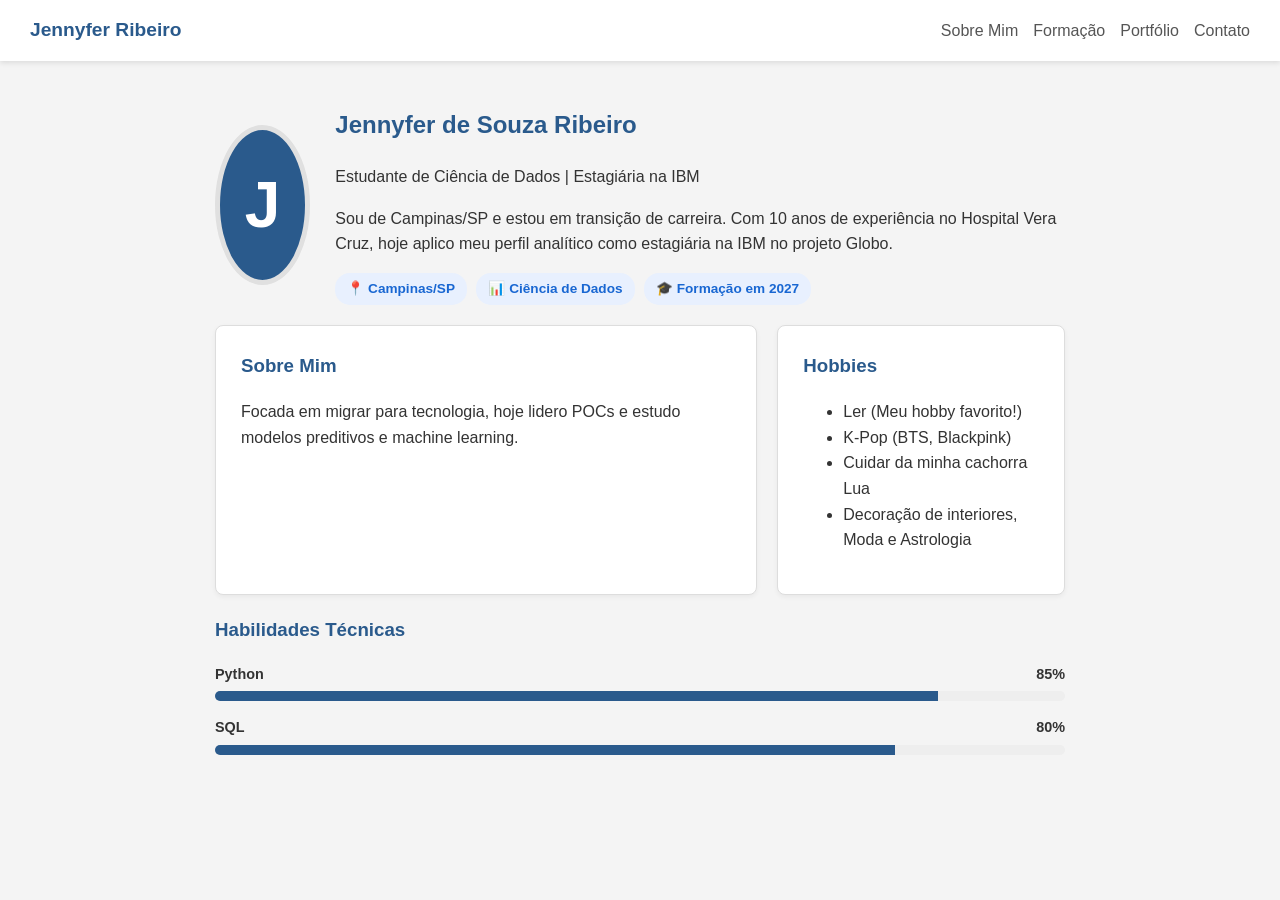
<file: index.html>
<!DOCTYPE html>
<html lang="pt-BR">
<head>
    <meta charset="UTF-8">
    <meta name="viewport" content="width=device-width, initial-scale=1.0">
    <title>Jennyfer Ribeiro | Sobre Mim</title>
    <link rel="stylesheet" href="css/style.css">
</head>
<body>
    <nav>
        <div class="logo">Jennyfer Ribeiro</div>
        <ul class="nav-links">
            <li><a href="index.html">Sobre Mim</a></li>
            <li><a href="formacao.html">Formação</a></li>
            <li><a href="portfolio.html">Portfólio</a></li>
            <li><a href="contato.html">Contato</a></li>
        </ul>
    </nav>
    <main class="container">
        <section class="apresentacao">
            <div class="foto-perfil">J</div>
            <div class="info-topo">
                <h1>Jennyfer de Souza Ribeiro</h1>
                <p class="cargo">Estudante de Ciência de Dados | Estagiária na IBM</p>
                <p>Sou de Campinas/SP e estou em transição de carreira. Com 10 anos de experiência no Hospital Vera Cruz, hoje aplico meu perfil analítico como estagiária na IBM no projeto Globo.</p>
                <div class="badges">
                    <span class="tag">📍 Campinas/SP</span>
                    <span class="tag">📊 Ciência de Dados</span>
                    <span class="tag">🎓 Formação em 2027</span>
                </div>
            </div>
        </section>
        <div class="colunas">
            <div class="bloco">
                <h3>Sobre Mim</h3>
                <p>Focada em migrar para tecnologia, hoje lidero POCs e estudo modelos preditivos e machine learning.</p>
            </div>
            <div class="bloco">
                <h3>Hobbies</h3>
                <ul>
                    <li>Ler (Meu hobby favorito!)</li>
                    <li>K-Pop (BTS, Blackpink)</li>
                    <li>Cuidar da minha cachorra Lua</li>
                    <li>Decoração de interiores, Moda e Astrologia</li>
                </ul>
            </div>
        </div>
        <section class="habilidades-sessao">
            <h3>Habilidades Técnicas</h3>
            <div class="item-skill">
                <div class="skill-nome"><span>Python</span><span>85%</span></div>
                <div class="barra-fundo"><div class="barra-preenchida" style="width: 85%;"></div></div>
            </div>
            <div class="item-skill">
                <div class="skill-nome"><span>SQL</span><span>80%</span></div>
                <div class="barra-fundo"><div class="barra-preenchida" style="width: 80%;"></div></div>
            </div>
        </section>
    </main>
    <script src="js/main.js"></script>
</body>
</html>
</file>
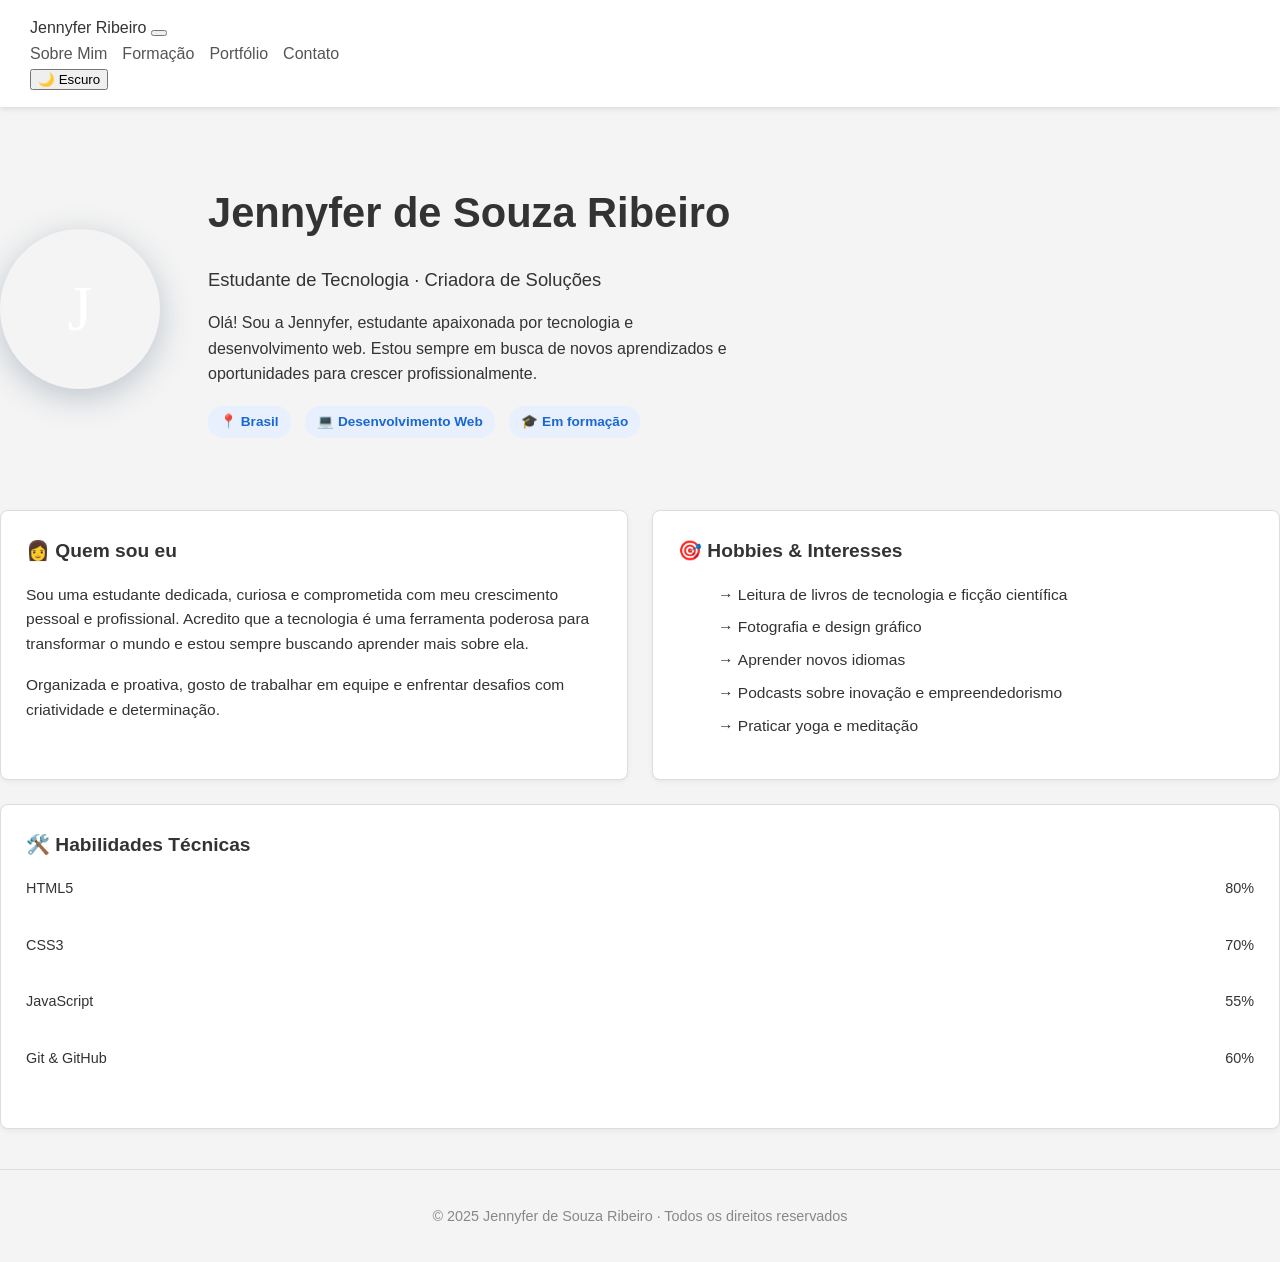
<file: 1index.html>
<!DOCTYPE html>
<html lang="pt-BR">
<head>
  <meta charset="UTF-8" />
  <meta name="viewport" content="width=device-width, initial-scale=1.0" />
  <title>Jennyfer Ribeiro | Sobre Mim</title>
  <!-- Folha de estilos global -->
  <link rel="stylesheet" href="css/style.css" />
  <!-- Estilos específicos desta página -->
  <style>
    /* === HERO - Seção de apresentação === */
    .hero {
      display: flex;
      align-items: center;
      gap: 3rem;
      padding: 3rem 0 2rem;
      flex-wrap: wrap;
    }

    /* Avatar com inicial do nome */
    .hero-avatar {
      width: 160px;
      height: 160px;
      border-radius: 50%;
      background: linear-gradient(135deg, var(--cor-primaria), #2a5a8c);
      display: flex;
      align-items: center;
      justify-content: center;
      font-family: 'Playfair Display', serif;
      font-size: 4rem;
      color: #fff;
      flex-shrink: 0;
      box-shadow: 0 8px 32px rgba(26, 58, 92, 0.25);
      border: 4px solid var(--cor-secundaria);
    }

    .hero-info h1 {
      font-size: 2.6rem;
      color: var(--cor-primaria);
      margin-bottom: 0.3rem;
    }

    .hero-info .subtitulo {
      font-size: 1.15rem;
      color: var(--cor-secundaria);
      font-weight: 500;
      margin-bottom: 1rem;
    }

    .hero-info p {
      color: var(--cor-texto-suave);
      max-width: 520px;
      font-size: 1rem;
    }

    /* Badges de localização e área */
    .hero-badges {
      display: flex;
      gap: 0.6rem;
      flex-wrap: wrap;
      margin-top: 1.2rem;
    }

    /* === GRADE DE CARDS: Sobre / Hobbies === */
    .grade-2 {
      display: grid;
      grid-template-columns: 1fr 1fr;
      gap: 1.5rem;
      margin-top: 2.5rem;
    }

    .card h3 {
      color: var(--cor-primaria);
      font-size: 1.2rem;
      margin-bottom: 1rem;
      display: flex;
      align-items: center;
      gap: 0.5rem;
    }

    .card p, .card ul {
      color: var(--cor-texto-suave);
      font-size: 0.97rem;
    }

    .card ul {
      list-style: none;
      display: flex;
      flex-direction: column;
      gap: 0.5rem;
    }

    .card ul li::before {
      content: '→ ';
      color: var(--cor-secundaria);
      font-weight: 700;
    }

    /* === BARRA DE HABILIDADES === */
    .habilidades {
      margin-top: 2.5rem;
    }

    .skill-item {
      margin-bottom: 1.2rem;
    }

    .skill-label {
      display: flex;
      justify-content: space-between;
      font-size: 0.9rem;
      margin-bottom: 0.4rem;
      color: var(--cor-texto);
    }

    .skill-barra {
      height: 8px;
      background-color: var(--cor-borda);
      border-radius: 4px;
      overflow: hidden;
    }

    /* Animação da barra ao carregar */
    .skill-progresso {
      height: 100%;
      background: linear-gradient(90deg, var(--cor-primaria), var(--cor-secundaria));
      border-radius: 4px;
      width: 0;
      transition: width 1.2s ease;
    }

    @media (max-width: 768px) {
      .hero { flex-direction: column; text-align: center; }
      .hero-badges { justify-content: center; }
      .grade-2 { grid-template-columns: 1fr; }
      .hero-info h1 { font-size: 2rem; }
    }
  </style>
</head>
<body>

  <!-- ============================================
       NAVEGAÇÃO PRINCIPAL (compartilhada em todas as páginas)
       ============================================ -->
  <nav aria-label="Navegação principal">
    <div class="nav-container">
      <span class="nav-logo">Jennyfer Ribeiro</span>

      <!-- Menu hambúrguer para mobile -->
      <button class="nav-toggle" aria-label="Abrir menu" aria-expanded="false">
        <span></span><span></span><span></span>
      </button>

      <!-- Links de navegação -->
      <ul class="nav-links" role="list">
        <li><a href="index.html">Sobre Mim</a></li>
        <li><a href="formacao.html">Formação</a></li>
        <li><a href="portfolio.html">Portfólio</a></li>
        <li><a href="contato.html">Contato</a></li>
      </ul>

      <!-- Botão de alternância de tema -->
      <button id="btn-tema" aria-label="Alternar tema">🌙 Escuro</button>
    </div>
  </nav>

  <!-- ============================================
       CONTEÚDO PRINCIPAL
       ============================================ -->
  <main>

    <!-- Hero: apresentação rápida -->
    <section class="hero" aria-label="Apresentação">
      <div class="hero-avatar" aria-hidden="true">J</div>
      <div class="hero-info">
        <h1>Jennyfer de Souza Ribeiro</h1>
        <p class="subtitulo">Estudante de Tecnologia · Criadora de Soluções</p>
        <p>Olá! Sou a Jennyfer, estudante apaixonada por tecnologia e desenvolvimento web. Estou sempre em busca de novos aprendizados e oportunidades para crescer profissionalmente.</p>
        <div class="hero-badges">
          <span class="tag">📍 Brasil</span>
          <span class="tag">💻 Desenvolvimento Web</span>
          <span class="tag">🎓 Em formação</span>
        </div>
      </div>
    </section>

    <!-- Cards: sobre mim e hobbies -->
    <div class="grade-2">

      <!-- Card: Quem sou eu -->
      <div class="card">
        <h3>👩 Quem sou eu</h3>
        <p>
          Sou uma estudante dedicada, curiosa e comprometida com meu crescimento pessoal e profissional. Acredito que a tecnologia é uma ferramenta poderosa para transformar o mundo e estou sempre buscando aprender mais sobre ela.
        </p>
        <p style="margin-top:1rem;">
          Organizada e proativa, gosto de trabalhar em equipe e enfrentar desafios com criatividade e determinação.
        </p>
      </div>

      <!-- Card: Hobbies e interesses -->
      <div class="card">
        <h3>🎯 Hobbies &amp; Interesses</h3>
        <ul>
          <li>Leitura de livros de tecnologia e ficção científica</li>
          <li>Fotografia e design gráfico</li>
          <li>Aprender novos idiomas</li>
          <li>Podcasts sobre inovação e empreendedorismo</li>
          <li>Praticar yoga e meditação</li>
        </ul>
      </div>

    </div>

    <!-- Seção de habilidades com barras animadas -->
    <section class="card habilidades" style="margin-top:1.5rem;" aria-label="Habilidades">
      <h3>🛠️ Habilidades Técnicas</h3>

      <div class="skill-item">
        <div class="skill-label"><span>HTML5</span><span>80%</span></div>
        <div class="skill-barra"><div class="skill-progresso" data-largura="80"></div></div>
      </div>

      <div class="skill-item">
        <div class="skill-label"><span>CSS3</span><span>70%</span></div>
        <div class="skill-barra"><div class="skill-progresso" data-largura="70"></div></div>
      </div>

      <div class="skill-item">
        <div class="skill-label"><span>JavaScript</span><span>55%</span></div>
        <div class="skill-barra"><div class="skill-progresso" data-largura="55"></div></div>
      </div>

      <div class="skill-item">
        <div class="skill-label"><span>Git &amp; GitHub</span><span>60%</span></div>
        <div class="skill-barra"><div class="skill-progresso" data-largura="60"></div></div>
      </div>
    </section>

  </main>

  <!-- ============================================
       RODAPÉ
       ============================================ -->
  <footer>
    <p>&copy; 2025 Jennyfer de Souza Ribeiro · Todos os direitos reservados</p>
  </footer>

  <!-- Script compartilhado: tema, menu, link ativo -->
  <script src="js/main.js"></script>

  <script>
    // ============================================
    // ANIMAÇÃO DAS BARRAS DE HABILIDADE
    // Inicia a animação após o carregamento da página
    // ============================================
    window.addEventListener('load', function () {
      document.querySelectorAll('.skill-progresso').forEach(function (barra) {
        var largura = barra.getAttribute('data-largura');
        // Pequeno delay para a animação ser perceptível
        setTimeout(function () {
          barra.style.width = largura + '%';
        }, 300);
      });
    });
  </script>

</body>
</html>
</file>
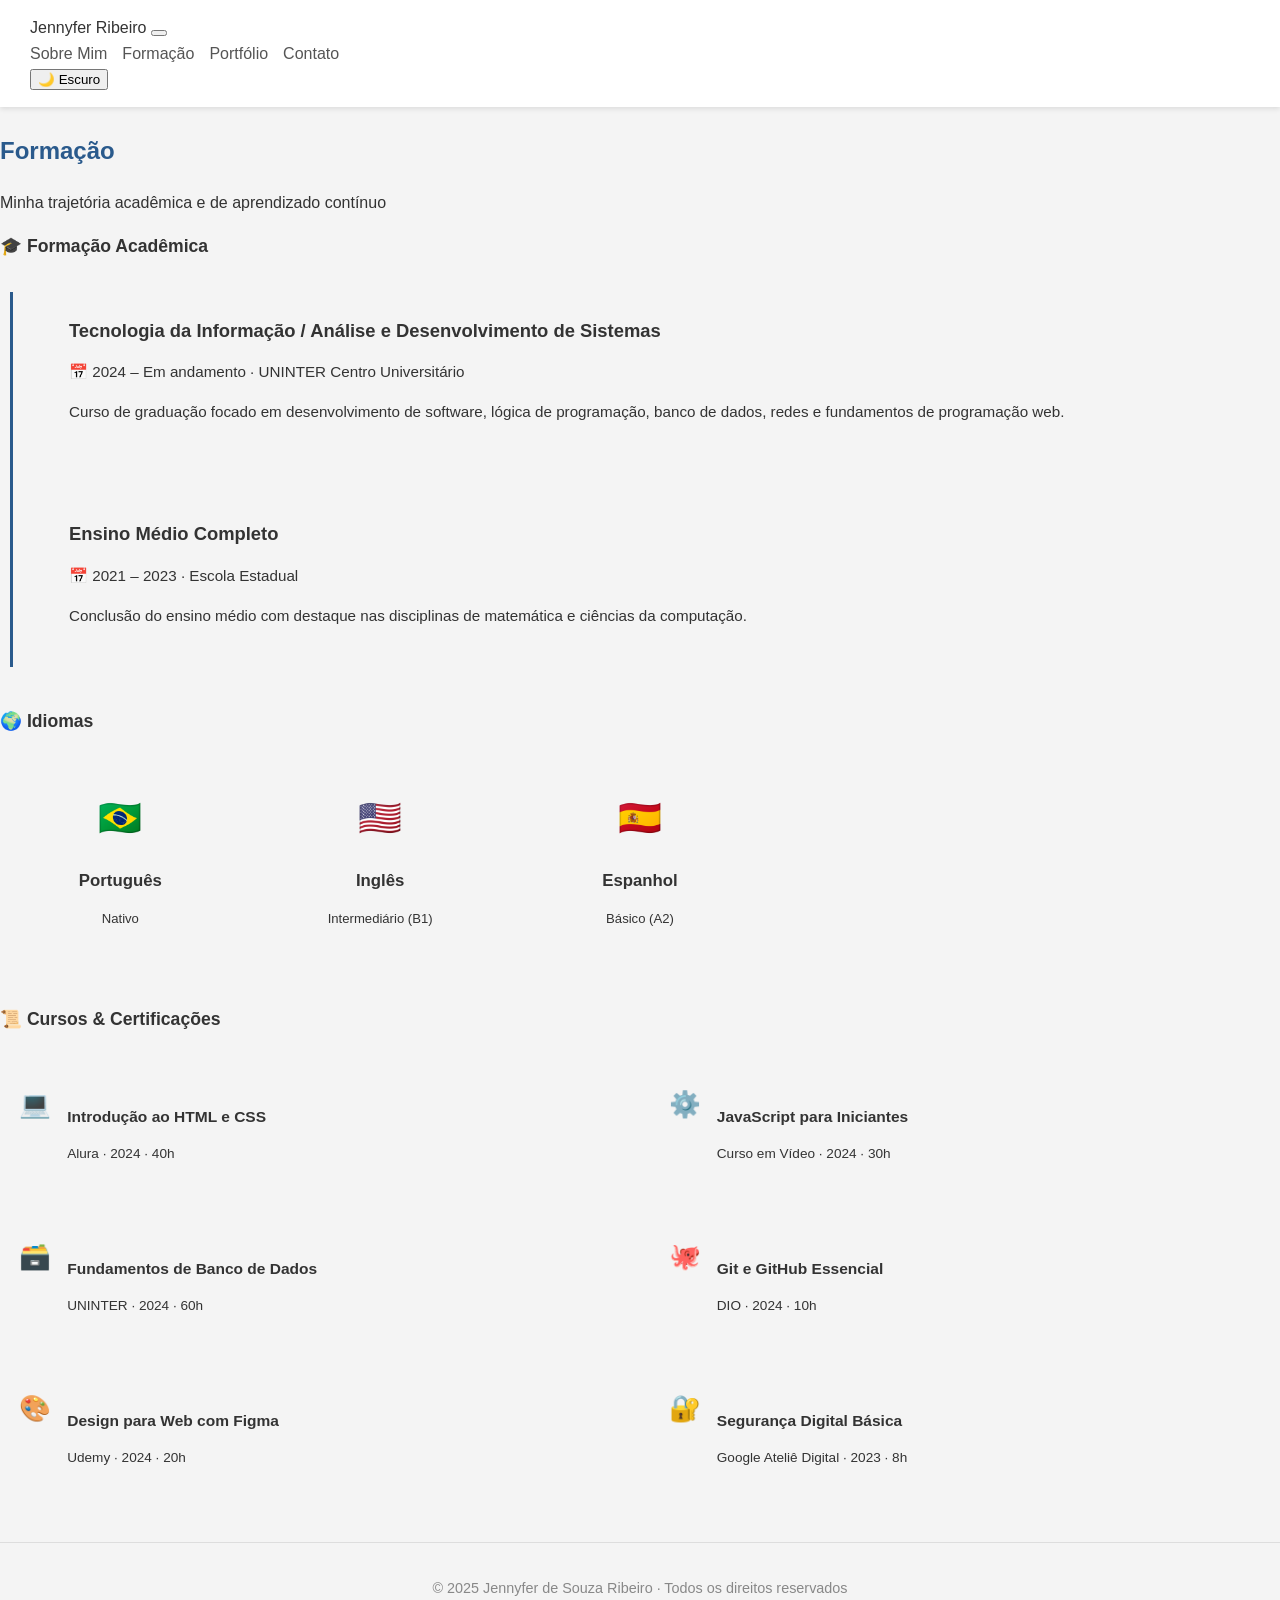
<file: 2formacao.html>
<!DOCTYPE html>
<html lang="pt-BR">
<head>
  <meta charset="UTF-8" />
  <meta name="viewport" content="width=device-width, initial-scale=1.0" />
  <title>Jennyfer Ribeiro | Formação</title>
  <link rel="stylesheet" href="css/style.css" />
  <style>
    /* === LINHA DO TEMPO DE FORMAÇÃO === */
    .timeline {
      position: relative;
      padding-left: 2rem;
      margin-top: 2rem;
    }

    /* Linha vertical à esquerda */
    .timeline::before {
      content: '';
      position: absolute;
      left: 0;
      top: 0;
      bottom: 0;
      width: 3px;
      background: linear-gradient(to bottom, var(--cor-primaria), var(--cor-secundaria));
      border-radius: 3px;
    }

    /* Cada item da timeline */
    .timeline-item {
      position: relative;
      margin-bottom: 2rem;
      background-color: var(--cor-fundo-card);
      border: 1px solid var(--cor-borda);
      border-radius: var(--raio);
      padding: 1.5rem;
      box-shadow: var(--sombra);
      transition: box-shadow var(--transicao), transform var(--transicao), background-color var(--transicao);
    }

    .timeline-item:hover {
      box-shadow: var(--sombra-hover);
      transform: translateX(4px);
    }

    /* Ponto na linha do tempo */
    .timeline-item::before {
      content: '';
      position: absolute;
      left: -2.4rem;
      top: 1.5rem;
      width: 14px;
      height: 14px;
      border-radius: 50%;
      background-color: var(--cor-secundaria);
      border: 3px solid var(--cor-primaria);
    }

    .timeline-item h3 {
      color: var(--cor-primaria);
      font-size: 1.15rem;
      margin-bottom: 0.3rem;
    }

    .timeline-periodo {
      font-size: 0.85rem;
      color: var(--cor-secundaria);
      font-weight: 500;
      margin-bottom: 0.5rem;
    }

    .timeline-item p {
      color: var(--cor-texto-suave);
      font-size: 0.95rem;
    }

    /* === GRADE DE IDIOMAS === */
    .grade-idiomas {
      display: grid;
      grid-template-columns: repeat(auto-fill, minmax(200px, 1fr));
      gap: 1.2rem;
      margin-top: 2rem;
    }

    .idioma-card {
      background-color: var(--cor-fundo-card);
      border: 1px solid var(--cor-borda);
      border-radius: var(--raio);
      padding: 1.4rem;
      text-align: center;
      box-shadow: var(--sombra);
      transition: box-shadow var(--transicao), transform var(--transicao), background-color var(--transicao);
    }

    .idioma-card:hover {
      box-shadow: var(--sombra-hover);
      transform: translateY(-4px);
    }

    .idioma-emoji {
      font-size: 2.2rem;
      margin-bottom: 0.6rem;
    }

    .idioma-card h4 {
      color: var(--cor-primaria);
      font-size: 1.05rem;
      margin-bottom: 0.3rem;
    }

    .idioma-nivel {
      font-size: 0.82rem;
      color: var(--cor-texto-suave);
    }

    /* === CURSOS EXTRAS === */
    .grade-cursos {
      display: grid;
      grid-template-columns: 1fr 1fr;
      gap: 1.2rem;
      margin-top: 2rem;
    }

    .curso-item {
      display: flex;
      align-items: flex-start;
      gap: 1rem;
      background-color: var(--cor-fundo-card);
      border: 1px solid var(--cor-borda);
      border-radius: var(--raio);
      padding: 1.2rem;
      box-shadow: var(--sombra);
      transition: box-shadow var(--transicao), background-color var(--transicao);
    }

    .curso-item:hover {
      box-shadow: var(--sombra-hover);
    }

    .curso-icone {
      font-size: 1.6rem;
      flex-shrink: 0;
    }

    .curso-item h4 {
      color: var(--cor-primaria);
      font-size: 0.97rem;
      margin-bottom: 0.2rem;
    }

    .curso-item p {
      font-size: 0.85rem;
      color: var(--cor-texto-suave);
    }

    @media (max-width: 768px) {
      .grade-cursos { grid-template-columns: 1fr; }
    }
  </style>
</head>
<body>

  <!-- ============================================
       NAVEGAÇÃO PRINCIPAL
       ============================================ -->
  <nav aria-label="Navegação principal">
    <div class="nav-container">
      <span class="nav-logo">Jennyfer Ribeiro</span>
      <button class="nav-toggle" aria-label="Abrir menu" aria-expanded="false">
        <span></span><span></span><span></span>
      </button>
      <ul class="nav-links" role="list">
        <li><a href="index.html">Sobre Mim</a></li>
        <li><a href="formacao.html">Formação</a></li>
        <li><a href="portfolio.html">Portfólio</a></li>
        <li><a href="contato.html">Contato</a></li>
      </ul>
      <button id="btn-tema" aria-label="Alternar tema">🌙 Escuro</button>
    </div>
  </nav>

  <!-- ============================================
       CONTEÚDO PRINCIPAL
       ============================================ -->
  <main>

    <!-- Cabeçalho da seção -->
    <h2 class="secao-titulo">Formação</h2>
    <p class="secao-subtitulo">Minha trajetória acadêmica e de aprendizado contínuo</p>

    <!-- ===  FORMAÇÃO ACADÊMICA === -->
    <h3 style="color: var(--cor-primaria); font-size:1.1rem; margin-bottom:0.5rem;">🎓 Formação Acadêmica</h3>

    <div class="timeline">

      <!-- Item 1: Graduação atual -->
      <div class="timeline-item">
        <h3>Tecnologia da Informação / Análise e Desenvolvimento de Sistemas</h3>
        <p class="timeline-periodo">📅 2024 – Em andamento · UNINTER Centro Universitário</p>
        <p>Curso de graduação focado em desenvolvimento de software, lógica de programação, banco de dados, redes e fundamentos de programação web.</p>
      </div>

      <!-- Item 2: Ensino médio -->
      <div class="timeline-item">
        <h3>Ensino Médio Completo</h3>
        <p class="timeline-periodo">📅 2021 – 2023 · Escola Estadual</p>
        <p>Conclusão do ensino médio com destaque nas disciplinas de matemática e ciências da computação.</p>
      </div>

    </div>

    <!-- === IDIOMAS === -->
    <h3 style="color: var(--cor-primaria); font-size:1.1rem; margin-top:2.5rem; margin-bottom:0.5rem;">🌍 Idiomas</h3>

    <div class="grade-idiomas">
      <div class="idioma-card">
        <div class="idioma-emoji">🇧🇷</div>
        <h4>Português</h4>
        <p class="idioma-nivel">Nativo</p>
      </div>
      <div class="idioma-card">
        <div class="idioma-emoji">🇺🇸</div>
        <h4>Inglês</h4>
        <p class="idioma-nivel">Intermediário (B1)</p>
      </div>
      <div class="idioma-card">
        <div class="idioma-emoji">🇪🇸</div>
        <h4>Espanhol</h4>
        <p class="idioma-nivel">Básico (A2)</p>
      </div>
    </div>

    <!-- === CURSOS E CERTIFICAÇÕES === -->
    <h3 style="color: var(--cor-primaria); font-size:1.1rem; margin-top:2.5rem; margin-bottom:0.5rem;">📜 Cursos &amp; Certificações</h3>

    <div class="grade-cursos">

      <div class="curso-item">
        <span class="curso-icone">💻</span>
        <div>
          <h4>Introdução ao HTML e CSS</h4>
          <p>Alura · 2024 · 40h</p>
        </div>
      </div>

      <div class="curso-item">
        <span class="curso-icone">⚙️</span>
        <div>
          <h4>JavaScript para Iniciantes</h4>
          <p>Curso em Vídeo · 2024 · 30h</p>
        </div>
      </div>

      <div class="curso-item">
        <span class="curso-icone">🗃️</span>
        <div>
          <h4>Fundamentos de Banco de Dados</h4>
          <p>UNINTER · 2024 · 60h</p>
        </div>
      </div>

      <div class="curso-item">
        <span class="curso-icone">🐙</span>
        <div>
          <h4>Git e GitHub Essencial</h4>
          <p>DIO · 2024 · 10h</p>
        </div>
      </div>

      <div class="curso-item">
        <span class="curso-icone">🎨</span>
        <div>
          <h4>Design para Web com Figma</h4>
          <p>Udemy · 2024 · 20h</p>
        </div>
      </div>

      <div class="curso-item">
        <span class="curso-icone">🔐</span>
        <div>
          <h4>Segurança Digital Básica</h4>
          <p>Google Ateliê Digital · 2023 · 8h</p>
        </div>
      </div>

    </div>

  </main>

  <!-- ============================================
       RODAPÉ
       ============================================ -->
  <footer>
    <p>&copy; 2025 Jennyfer de Souza Ribeiro · Todos os direitos reservados</p>
  </footer>

  <!-- Script compartilhado -->
  <script src="js/main.js"></script>

</body>
</html>
</file>
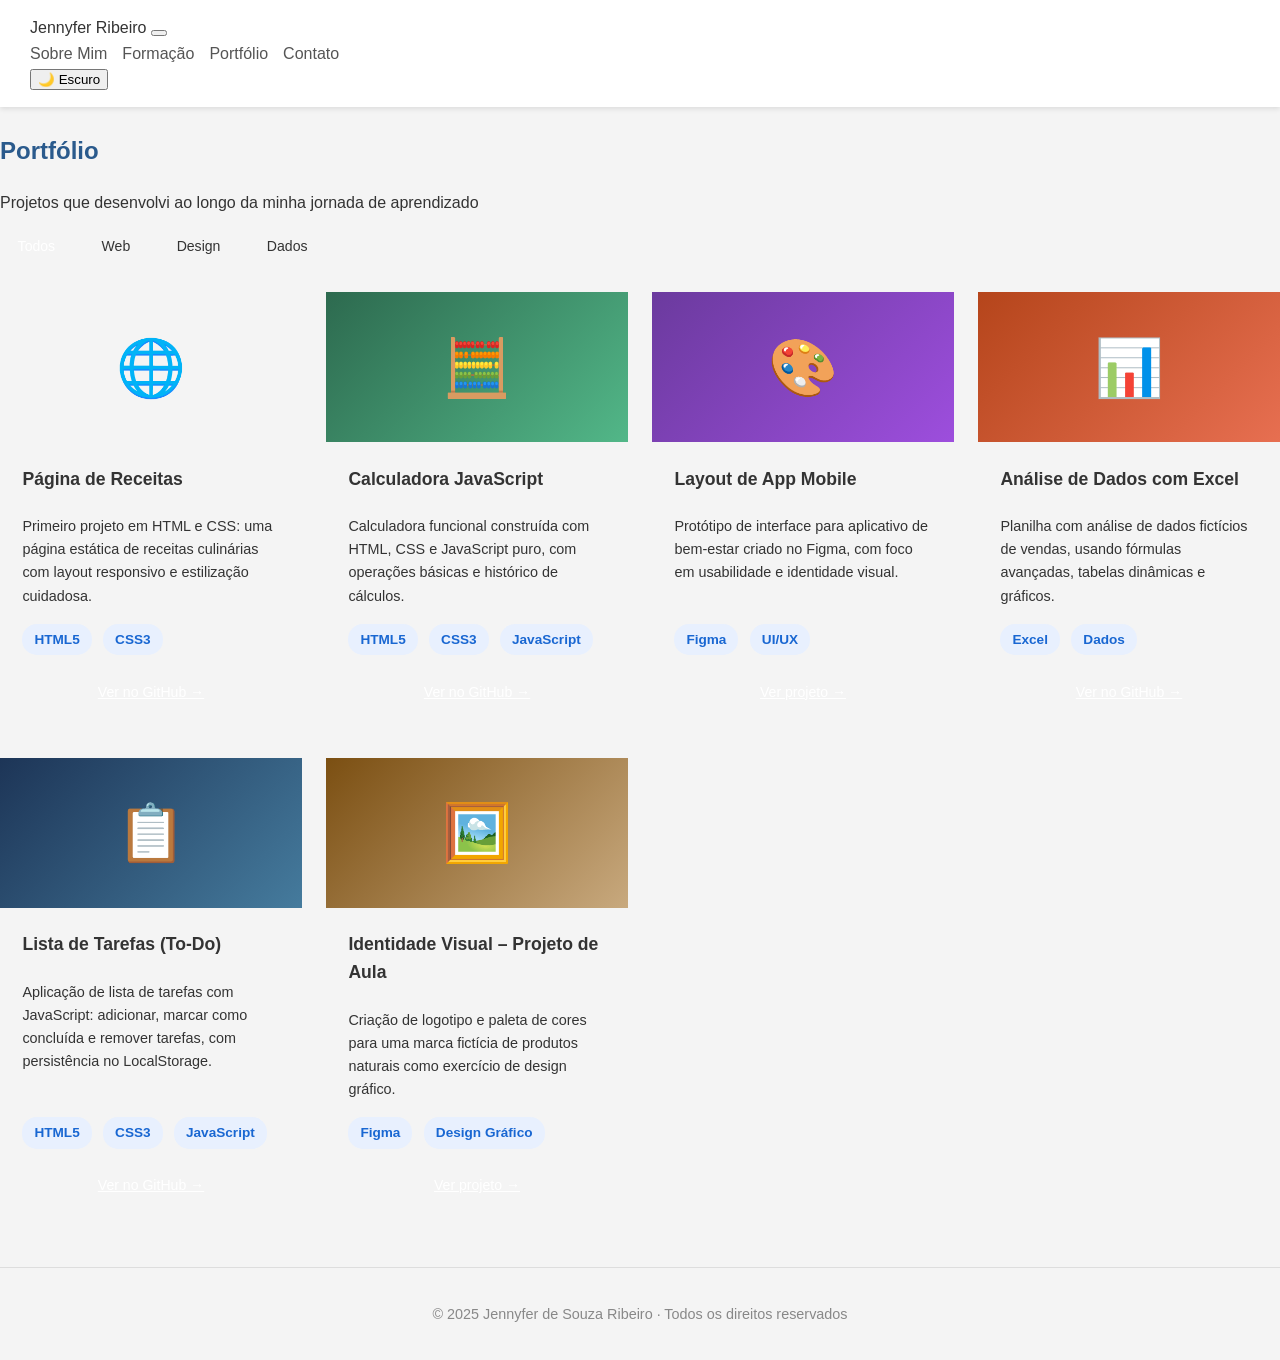
<file: 3portfolio.html>
<!DOCTYPE html>
<html lang="pt-BR">
<head>
  <meta charset="UTF-8" />
  <meta name="viewport" content="width=device-width, initial-scale=1.0" />
  <title>Jennyfer Ribeiro | Portfólio</title>
  <link rel="stylesheet" href="css/style.css" />
  <style>
    /* === FILTROS DE CATEGORIA === */
    .filtros {
      display: flex;
      gap: 0.7rem;
      flex-wrap: wrap;
      margin-bottom: 2rem;
    }

    /* Botão de filtro */
    .btn-filtro {
      padding: 0.4rem 1.1rem;
      border-radius: 20px;
      border: 1.5px solid var(--cor-borda);
      background: var(--cor-fundo-card);
      color: var(--cor-texto);
      font-family: 'DM Sans', sans-serif;
      font-size: 0.88rem;
      cursor: pointer;
      transition: all 0.25s ease;
    }

    .btn-filtro:hover,
    .btn-filtro.ativo {
      background-color: var(--cor-primaria);
      color: #fff;
      border-color: var(--cor-primaria);
    }

    /* === GRADE DE PROJETOS === */
    .grade-projetos {
      display: grid;
      grid-template-columns: repeat(auto-fill, minmax(300px, 1fr));
      gap: 1.5rem;
    }

    /* Card de projeto */
    .projeto-card {
      background-color: var(--cor-fundo-card);
      border: 1px solid var(--cor-borda);
      border-radius: var(--raio);
      overflow: hidden;
      box-shadow: var(--sombra);
      transition: box-shadow var(--transicao), transform var(--transicao), background-color var(--transicao);
      display: flex;
      flex-direction: column;
    }

    .projeto-card:hover {
      box-shadow: var(--sombra-hover);
      transform: translateY(-5px);
    }

    /* Imagem/ícone do projeto */
    .projeto-thumb {
      height: 150px;
      display: flex;
      align-items: center;
      justify-content: center;
      font-size: 3.5rem;
      background: linear-gradient(135deg, var(--cor-primaria) 0%, #2a5a8c 100%);
    }

    /* Cards com cores variadas para diferenciar */
    .projeto-card:nth-child(2) .projeto-thumb {
      background: linear-gradient(135deg, #2d6a4f, #52b788);
    }

    .projeto-card:nth-child(3) .projeto-thumb {
      background: linear-gradient(135deg, #6b3a9e, #9d4edd);
    }

    .projeto-card:nth-child(4) .projeto-thumb {
      background: linear-gradient(135deg, #b5451b, #e76f51);
    }

    .projeto-card:nth-child(5) .projeto-thumb {
      background: linear-gradient(135deg, #1d3557, #457b9d);
    }

    .projeto-card:nth-child(6) .projeto-thumb {
      background: linear-gradient(135deg, #7b4f12, #c8a97e);
    }

    /* Corpo do card */
    .projeto-corpo {
      padding: 1.4rem;
      display: flex;
      flex-direction: column;
      flex: 1;
    }

    .projeto-corpo h3 {
      color: var(--cor-primaria);
      font-size: 1.1rem;
      margin-bottom: 0.5rem;
    }

    .projeto-corpo p {
      color: var(--cor-texto-suave);
      font-size: 0.9rem;
      flex: 1;
      margin-bottom: 1rem;
    }

    /* Tags de tecnologia */
    .projeto-tags {
      display: flex;
      flex-wrap: wrap;
      gap: 0.4rem;
      margin-bottom: 1.1rem;
    }

    /* Botão de link do projeto */
    .btn-projeto {
      display: inline-block;
      padding: 0.5rem 1.2rem;
      background-color: var(--cor-primaria);
      color: #fff !important;
      border-radius: 6px;
      font-size: 0.88rem;
      font-weight: 500;
      text-align: center;
      transition: background-color var(--transicao), transform var(--transicao);
    }

    .btn-projeto:hover {
      background-color: var(--cor-secundaria);
      color: #1a3a5c !important;
      transform: scale(1.03);
    }

    /* Oculta cards que não correspondem ao filtro ativo */
    .projeto-card.oculto {
      display: none;
    }

    /* === MENSAGEM SEM RESULTADOS === */
    #sem-resultados {
      text-align: center;
      color: var(--cor-texto-suave);
      padding: 3rem;
      display: none;
    }

    @media (max-width: 600px) {
      .grade-projetos { grid-template-columns: 1fr; }
    }
  </style>
</head>
<body>

  <!-- ============================================
       NAVEGAÇÃO PRINCIPAL
       ============================================ -->
  <nav aria-label="Navegação principal">
    <div class="nav-container">
      <span class="nav-logo">Jennyfer Ribeiro</span>
      <button class="nav-toggle" aria-label="Abrir menu" aria-expanded="false">
        <span></span><span></span><span></span>
      </button>
      <ul class="nav-links" role="list">
        <li><a href="index.html">Sobre Mim</a></li>
        <li><a href="formacao.html">Formação</a></li>
        <li><a href="portfolio.html">Portfólio</a></li>
        <li><a href="contato.html">Contato</a></li>
      </ul>
      <button id="btn-tema" aria-label="Alternar tema">🌙 Escuro</button>
    </div>
  </nav>

  <!-- ============================================
       CONTEÚDO PRINCIPAL
       ============================================ -->
  <main>

    <h2 class="secao-titulo">Portfólio</h2>
    <p class="secao-subtitulo">Projetos que desenvolvi ao longo da minha jornada de aprendizado</p>

    <!-- Filtros por categoria -->
    <div class="filtros" role="group" aria-label="Filtrar projetos">
      <button class="btn-filtro ativo" data-filtro="todos">Todos</button>
      <button class="btn-filtro" data-filtro="web">Web</button>
      <button class="btn-filtro" data-filtro="design">Design</button>
      <button class="btn-filtro" data-filtro="dados">Dados</button>
    </div>

    <!-- Grade de projetos -->
    <div class="grade-projetos" id="grade-projetos">

      <!-- Projeto 1: HTML/CSS -->
      <article class="projeto-card" data-categoria="web">
        <div class="projeto-thumb">🌐</div>
        <div class="projeto-corpo">
          <h3>Página de Receitas</h3>
          <p>Primeiro projeto em HTML e CSS: uma página estática de receitas culinárias com layout responsivo e estilização cuidadosa.</p>
          <div class="projeto-tags">
            <span class="tag">HTML5</span>
            <span class="tag">CSS3</span>
          </div>
          <a href="https://github.com/jennyferribeiro" target="_blank" rel="noopener noreferrer" class="btn-projeto">Ver no GitHub →</a>
        </div>
      </article>

      <!-- Projeto 2: JavaScript -->
      <article class="projeto-card" data-categoria="web">
        <div class="projeto-thumb">🧮</div>
        <div class="projeto-corpo">
          <h3>Calculadora JavaScript</h3>
          <p>Calculadora funcional construída com HTML, CSS e JavaScript puro, com operações básicas e histórico de cálculos.</p>
          <div class="projeto-tags">
            <span class="tag">HTML5</span>
            <span class="tag">CSS3</span>
            <span class="tag">JavaScript</span>
          </div>
          <a href="https://github.com/jennyferribeiro" target="_blank" rel="noopener noreferrer" class="btn-projeto">Ver no GitHub →</a>
        </div>
      </article>

      <!-- Projeto 3: Design -->
      <article class="projeto-card" data-categoria="design">
        <div class="projeto-thumb">🎨</div>
        <div class="projeto-corpo">
          <h3>Layout de App Mobile</h3>
          <p>Protótipo de interface para aplicativo de bem-estar criado no Figma, com foco em usabilidade e identidade visual.</p>
          <div class="projeto-tags">
            <span class="tag">Figma</span>
            <span class="tag">UI/UX</span>
          </div>
          <a href="https://github.com/jennyferribeiro" target="_blank" rel="noopener noreferrer" class="btn-projeto">Ver projeto →</a>
        </div>
      </article>

      <!-- Projeto 4: Dados -->
      <article class="projeto-card" data-categoria="dados">
        <div class="projeto-thumb">📊</div>
        <div class="projeto-corpo">
          <h3>Análise de Dados com Excel</h3>
          <p>Planilha com análise de dados fictícios de vendas, usando fórmulas avançadas, tabelas dinâmicas e gráficos.</p>
          <div class="projeto-tags">
            <span class="tag">Excel</span>
            <span class="tag">Dados</span>
          </div>
          <a href="https://github.com/jennyferribeiro" target="_blank" rel="noopener noreferrer" class="btn-projeto">Ver no GitHub →</a>
        </div>
      </article>

      <!-- Projeto 5: Web -->
      <article class="projeto-card" data-categoria="web">
        <div class="projeto-thumb">📋</div>
        <div class="projeto-corpo">
          <h3>Lista de Tarefas (To-Do)</h3>
          <p>Aplicação de lista de tarefas com JavaScript: adicionar, marcar como concluída e remover tarefas, com persistência no LocalStorage.</p>
          <div class="projeto-tags">
            <span class="tag">HTML5</span>
            <span class="tag">CSS3</span>
            <span class="tag">JavaScript</span>
          </div>
          <a href="https://github.com/jennyferribeiro" target="_blank" rel="noopener noreferrer" class="btn-projeto">Ver no GitHub →</a>
        </div>
      </article>

      <!-- Projeto 6: Design -->
      <article class="projeto-card" data-categoria="design">
        <div class="projeto-thumb">🖼️</div>
        <div class="projeto-corpo">
          <h3>Identidade Visual – Projeto de Aula</h3>
          <p>Criação de logotipo e paleta de cores para uma marca fictícia de produtos naturais como exercício de design gráfico.</p>
          <div class="projeto-tags">
            <span class="tag">Figma</span>
            <span class="tag">Design Gráfico</span>
          </div>
          <a href="https://github.com/jennyferribeiro" target="_blank" rel="noopener noreferrer" class="btn-projeto">Ver projeto →</a>
        </div>
      </article>

    </div>

    <!-- Mensagem exibida quando nenhum projeto corresponde ao filtro -->
    <p id="sem-resultados">Nenhum projeto encontrado nesta categoria.</p>

  </main>

  <!-- ============================================
       RODAPÉ
       ============================================ -->
  <footer>
    <p>&copy; 2025 Jennyfer de Souza Ribeiro · Todos os direitos reservados</p>
  </footer>

  <script src="js/main.js"></script>

  <script>
    // ============================================
    // FILTRO DE PROJETOS
    // Filtra os cards conforme a categoria selecionada
    // ============================================
    (function () {
      var botoes = document.querySelectorAll('.btn-filtro');
      var cards = document.querySelectorAll('.projeto-card');
      var semResultados = document.getElementById('sem-resultados');

      botoes.forEach(function (btn) {
        btn.addEventListener('click', function () {
          var filtro = btn.getAttribute('data-filtro');

          // Marca o botão clicado como ativo
          botoes.forEach(function (b) { b.classList.remove('ativo'); });
          btn.classList.add('ativo');

          // Mostra/oculta cards conforme a categoria
          var visiveis = 0;
          cards.forEach(function (card) {
            var categoria = card.getAttribute('data-categoria');
            if (filtro === 'todos' || categoria === filtro) {
              card.classList.remove('oculto');
              visiveis++;
            } else {
              card.classList.add('oculto');
            }
          });

          // Exibe mensagem se não houver projetos nessa categoria
          semResultados.style.display = visiveis === 0 ? 'block' : 'none';
        });
      });
    })();
  </script>

</body>
</html>
</file>
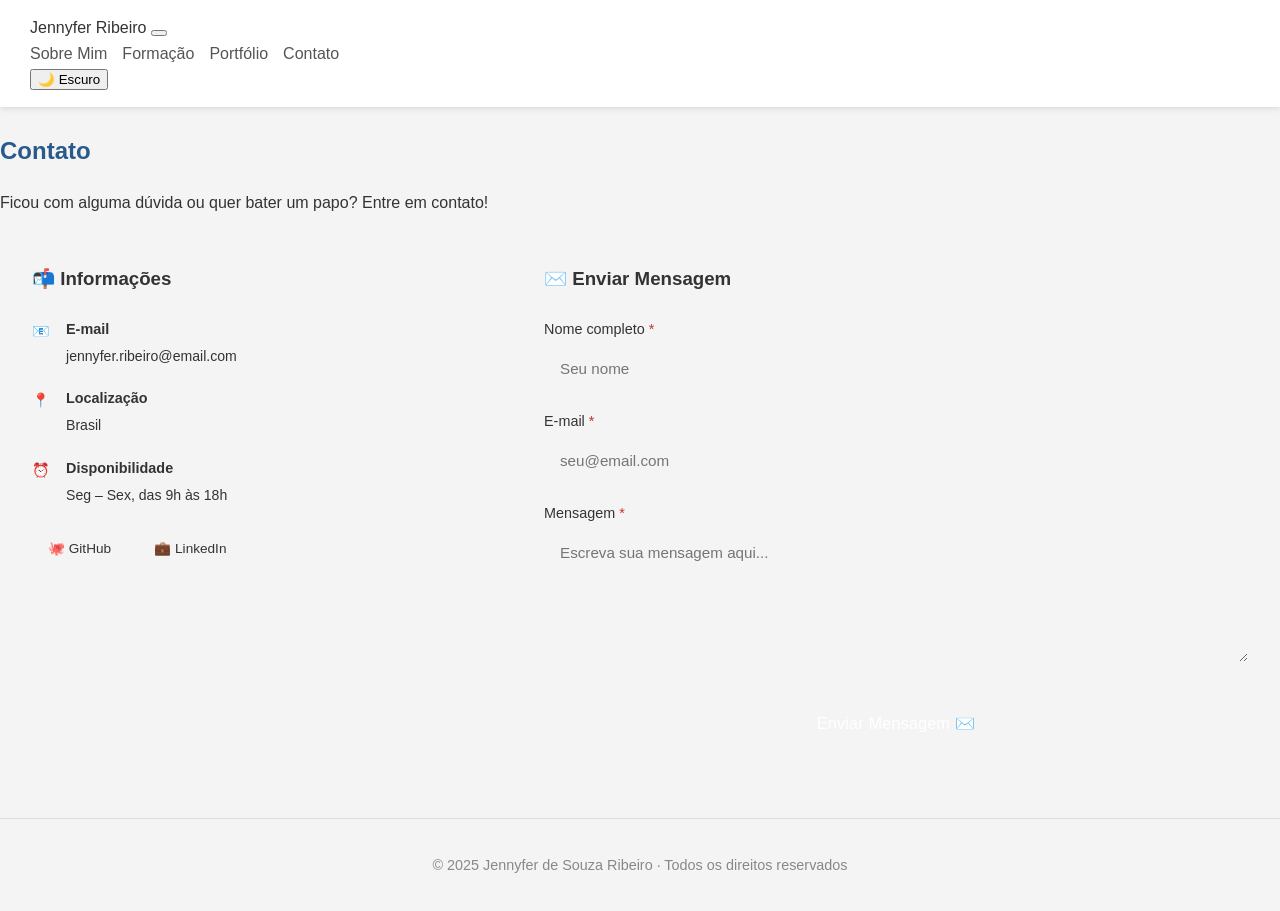
<file: 4contato.html>
<!DOCTYPE html>
<html lang="pt-BR">
<head>
  <meta charset="UTF-8" />
  <meta name="viewport" content="width=device-width, initial-scale=1.0" />
  <title>Jennyfer Ribeiro | Contato</title>
  <link rel="stylesheet" href="css/style.css" />
  <style>
    /* === LAYOUT DA PÁGINA DE CONTATO === */
    .contato-grid {
      display: grid;
      grid-template-columns: 1fr 1.6fr;
      gap: 2rem;
      margin-top: 1rem;
    }

    /* === CARD DE INFORMAÇÕES === */
    .info-card {
      background-color: var(--cor-fundo-card);
      border: 1px solid var(--cor-borda);
      border-radius: var(--raio);
      padding: 2rem;
      box-shadow: var(--sombra);
      transition: background-color var(--transicao);
      height: fit-content;
    }

    .info-card h3 {
      color: var(--cor-primaria);
      margin-bottom: 1.5rem;
    }

    /* Item de contato (ícone + texto) */
    .info-item {
      display: flex;
      align-items: flex-start;
      gap: 1rem;
      margin-bottom: 1.2rem;
    }

    .info-icone {
      font-size: 1.4rem;
      flex-shrink: 0;
      margin-top: 2px;
    }

    .info-item strong {
      display: block;
      color: var(--cor-texto);
      font-size: 0.9rem;
    }

    .info-item span {
      color: var(--cor-texto-suave);
      font-size: 0.88rem;
    }

    /* Links de redes sociais */
    .redes {
      display: flex;
      gap: 0.7rem;
      margin-top: 1.5rem;
      flex-wrap: wrap;
    }

    .rede-btn {
      padding: 0.45rem 1rem;
      border-radius: 6px;
      border: 1.5px solid var(--cor-borda);
      background: var(--cor-fundo);
      color: var(--cor-texto);
      font-size: 0.85rem;
      font-family: 'DM Sans', sans-serif;
      cursor: pointer;
      text-decoration: none;
      display: inline-flex;
      align-items: center;
      gap: 0.4rem;
      transition: all var(--transicao);
    }

    .rede-btn:hover {
      background-color: var(--cor-primaria);
      color: #fff;
      border-color: var(--cor-primaria);
    }

    /* === FORMULÁRIO === */
    .form-card {
      background-color: var(--cor-fundo-card);
      border: 1px solid var(--cor-borda);
      border-radius: var(--raio);
      padding: 2rem;
      box-shadow: var(--sombra);
      transition: background-color var(--transicao);
    }

    .form-card h3 {
      color: var(--cor-primaria);
      margin-bottom: 1.5rem;
    }

    /* Grupo de campo: label + input */
    .form-grupo {
      margin-bottom: 1.3rem;
    }

    .form-grupo label {
      display: block;
      font-size: 0.9rem;
      font-weight: 500;
      color: var(--cor-texto);
      margin-bottom: 0.45rem;
    }

    /* Asterisco obrigatório */
    .form-grupo label span {
      color: #c0392b;
    }

    /* Estilo dos campos de input */
    .form-grupo input,
    .form-grupo textarea {
      width: 100%;
      padding: 0.75rem 1rem;
      border: 1.5px solid var(--cor-borda);
      border-radius: 6px;
      background-color: var(--cor-fundo);
      color: var(--cor-texto);
      font-family: 'DM Sans', sans-serif;
      font-size: 0.95rem;
      transition: border-color var(--transicao), box-shadow var(--transicao), background-color var(--transicao);
      outline: none;
    }

    .form-grupo input:focus,
    .form-grupo textarea:focus {
      border-color: var(--cor-primaria);
      box-shadow: 0 0 0 3px rgba(26, 58, 92, 0.12);
    }

    /* Campo com erro de validação */
    .form-grupo input.erro,
    .form-grupo textarea.erro {
      border-color: #c0392b;
      box-shadow: 0 0 0 3px rgba(192, 57, 43, 0.12);
    }

    .form-grupo textarea {
      resize: vertical;
      min-height: 130px;
    }

    /* Mensagem de erro individual */
    .erro-msg {
      color: #c0392b;
      font-size: 0.82rem;
      margin-top: 0.3rem;
      display: none; /* ocultado por padrão; JS mostra quando necessário */
    }

    /* Botão de envio */
    .btn-enviar {
      width: 100%;
      padding: 0.85rem;
      background-color: var(--cor-primaria);
      color: #fff;
      border: none;
      border-radius: 6px;
      font-size: 1rem;
      font-family: 'DM Sans', sans-serif;
      font-weight: 500;
      cursor: pointer;
      transition: background-color var(--transicao), transform var(--transicao);
      letter-spacing: 0.3px;
    }

    .btn-enviar:hover {
      background-color: var(--cor-secundaria);
      color: #1a3a5c;
    }

    .btn-enviar:active {
      transform: scale(0.98);
    }

    /* === MODAL DE CONFIRMAÇÃO === */
    .modal-overlay {
      position: fixed;
      inset: 0;
      background-color: rgba(0, 0, 0, 0.45);
      display: flex;
      align-items: center;
      justify-content: center;
      z-index: 2000;
      opacity: 0;
      pointer-events: none;
      transition: opacity 0.3s ease;
    }

    .modal-overlay.visivel {
      opacity: 1;
      pointer-events: all;
    }

    .modal-box {
      background-color: var(--cor-fundo-card);
      border-radius: var(--raio);
      padding: 2.5rem;
      max-width: 400px;
      width: 90%;
      text-align: center;
      box-shadow: 0 20px 60px rgba(0,0,0,0.25);
      transform: scale(0.9);
      transition: transform 0.3s ease, background-color var(--transicao);
    }

    .modal-overlay.visivel .modal-box {
      transform: scale(1);
    }

    .modal-icone {
      font-size: 3rem;
      margin-bottom: 1rem;
    }

    .modal-box h3 {
      color: var(--cor-primaria);
      margin-bottom: 0.7rem;
    }

    .modal-box p {
      color: var(--cor-texto-suave);
      font-size: 0.95rem;
      margin-bottom: 1.5rem;
    }

    .btn-fechar-modal {
      padding: 0.6rem 2rem;
      background-color: var(--cor-primaria);
      color: #fff;
      border: none;
      border-radius: 6px;
      font-family: 'DM Sans', sans-serif;
      font-size: 0.95rem;
      cursor: pointer;
      transition: background-color var(--transicao);
    }

    .btn-fechar-modal:hover {
      background-color: var(--cor-secundaria);
      color: #1a3a5c;
    }

    @media (max-width: 768px) {
      .contato-grid { grid-template-columns: 1fr; }
    }
  </style>
</head>
<body>

  <!-- ============================================
       NAVEGAÇÃO PRINCIPAL
       ============================================ -->
  <nav aria-label="Navegação principal">
    <div class="nav-container">
      <span class="nav-logo">Jennyfer Ribeiro</span>
      <button class="nav-toggle" aria-label="Abrir menu" aria-expanded="false">
        <span></span><span></span><span></span>
      </button>
      <ul class="nav-links" role="list">
        <li><a href="index.html">Sobre Mim</a></li>
        <li><a href="formacao.html">Formação</a></li>
        <li><a href="portfolio.html">Portfólio</a></li>
        <li><a href="contato.html">Contato</a></li>
      </ul>
      <button id="btn-tema" aria-label="Alternar tema">🌙 Escuro</button>
    </div>
  </nav>

  <!-- ============================================
       CONTEÚDO PRINCIPAL
       ============================================ -->
  <main>

    <h2 class="secao-titulo">Contato</h2>
    <p class="secao-subtitulo">Ficou com alguma dúvida ou quer bater um papo? Entre em contato!</p>

    <div class="contato-grid">

      <!-- Informações de contato -->
      <aside class="info-card">
        <h3>📬 Informações</h3>

        <div class="info-item">
          <span class="info-icone">📧</span>
          <div>
            <strong>E-mail</strong>
            <span>jennyfer.ribeiro@email.com</span>
          </div>
        </div>

        <div class="info-item">
          <span class="info-icone">📍</span>
          <div>
            <strong>Localização</strong>
            <span>Brasil</span>
          </div>
        </div>

        <div class="info-item">
          <span class="info-icone">⏰</span>
          <div>
            <strong>Disponibilidade</strong>
            <span>Seg – Sex, das 9h às 18h</span>
          </div>
        </div>

        <!-- Links de redes sociais -->
        <div class="redes">
          <a href="https://github.com/jennyferribeiro" target="_blank" rel="noopener noreferrer" class="rede-btn">🐙 GitHub</a>
          <a href="https://linkedin.com/in/jennyferribeiro" target="_blank" rel="noopener noreferrer" class="rede-btn">💼 LinkedIn</a>
        </div>
      </aside>

      <!-- Formulário de contato -->
      <section class="form-card">
        <h3>✉️ Enviar Mensagem</h3>

        <!--
          FORMULÁRIO DE CONTATO
          A validação é feita inteiramente em JavaScript (sem submit padrão),
          conforme exigência da atividade.
        -->
        <form id="form-contato" novalidate>

          <!-- Campo: Nome -->
          <div class="form-grupo">
            <label for="nome">Nome completo <span>*</span></label>
            <input
              type="text"
              id="nome"
              name="nome"
              placeholder="Seu nome"
              autocomplete="name"
            />
            <p class="erro-msg" id="erro-nome">Por favor, informe seu nome completo.</p>
          </div>

          <!-- Campo: E-mail -->
          <div class="form-grupo">
            <label for="email">E-mail <span>*</span></label>
            <input
              type="email"
              id="email"
              name="email"
              placeholder="seu@email.com"
              autocomplete="email"
            />
            <p class="erro-msg" id="erro-email">Por favor, informe um e-mail válido (ex: usuario@dominio.com).</p>
          </div>

          <!-- Campo: Mensagem -->
          <div class="form-grupo">
            <label for="mensagem">Mensagem <span>*</span></label>
            <textarea
              id="mensagem"
              name="mensagem"
              placeholder="Escreva sua mensagem aqui..."
            ></textarea>
            <p class="erro-msg" id="erro-mensagem">Por favor, escreva uma mensagem antes de enviar.</p>
          </div>

          <button type="submit" class="btn-enviar">Enviar Mensagem ✉️</button>

        </form>
      </section>

    </div>

  </main>

  <!-- ============================================
       MODAL DE CONFIRMAÇÃO
       Exibido após envio válido do formulário
       ============================================ -->
  <div class="modal-overlay" id="modal" role="dialog" aria-modal="true" aria-labelledby="modal-titulo">
    <div class="modal-box">
      <div class="modal-icone">✅</div>
      <h3 id="modal-titulo">Mensagem enviada!</h3>
      <p>Obrigada pelo contato, sua mensagem foi recebida com sucesso. Responderei em breve!</p>
      <button class="btn-fechar-modal" id="btn-fechar-modal">Fechar</button>
    </div>
  </div>

  <!-- ============================================
       RODAPÉ
       ============================================ -->
  <footer>
    <p>&copy; 2025 Jennyfer de Souza Ribeiro · Todos os direitos reservados</p>
  </footer>

  <!-- Script compartilhado: tema, menu, link ativo -->
  <script src="js/main.js"></script>

  <script>
    // ============================================
    // VALIDAÇÃO E ENVIO DO FORMULÁRIO DE CONTATO
    // Valida os campos antes do envio e exibe modal
    // ============================================
    (function () {

      var form      = document.getElementById('form-contato');
      var modal     = document.getElementById('modal');
      var btnFechar = document.getElementById('btn-fechar-modal');

      // --- Função auxiliar: valida formato de e-mail ---
      // Usa expressão regular para checar padrão usuario@dominio.com
      function emailValido(valor) {
        var regex = /^[^\s@]+@[^\s@]+\.[^\s@]{2,}$/;
        return regex.test(valor.trim());
      }

      // --- Função auxiliar: exibe ou oculta erro de um campo ---
      function marcarErro(campo, msgId, temErro) {
        var msg = document.getElementById(msgId);
        if (temErro) {
          campo.classList.add('erro');
          msg.style.display = 'block';
        } else {
          campo.classList.remove('erro');
          msg.style.display = 'none';
        }
      }

      // --- Remove erro ao usuário começar a digitar ---
      ['nome', 'email', 'mensagem'].forEach(function (id) {
        var campo = document.getElementById(id);
        campo.addEventListener('input', function () {
          campo.classList.remove('erro');
          document.getElementById('erro-' + id).style.display = 'none';
        });
      });

      // --- Evento de envio do formulário ---
      form.addEventListener('submit', function (evento) {
        // Impede o comportamento padrão do navegador (recarregar a página)
        evento.preventDefault();

        var campoNome     = document.getElementById('nome');
        var campoEmail    = document.getElementById('email');
        var campoMensagem = document.getElementById('mensagem');

        var nome     = campoNome.value.trim();
        var email    = campoEmail.value.trim();
        var mensagem = campoMensagem.value.trim();

        // Valida cada campo e exibe/oculta mensagem de erro
        var nomeOk     = nome.length >= 2;
        var emailOk    = emailValido(email);
        var mensagemOk = mensagem.length >= 5;

        marcarErro(campoNome,     'erro-nome',     !nomeOk);
        marcarErro(campoEmail,    'erro-email',    !emailOk);
        marcarErro(campoMensagem, 'erro-mensagem', !mensagemOk);

        // Se algum campo for inválido, interrompe aqui
        if (!nomeOk || !emailOk || !mensagemOk) {
          return;
        }

        // === TODOS OS CAMPOS VÁLIDOS ===

        // Limpa os campos do formulário
        form.reset();

        // Remove classes de erro residuais
        [campoNome, campoEmail, campoMensagem].forEach(function (c) {
          c.classList.remove('erro');
        });

        // Exibe o modal de confirmação
        modal.classList.add('visivel');
      });

      // --- Fecha o modal ao clicar no botão ---
      btnFechar.addEventListener('click', function () {
        modal.classList.remove('visivel');
      });

      // --- Fecha o modal ao clicar fora da caixa ---
      modal.addEventListener('click', function (e) {
        if (e.target === modal) {
          modal.classList.remove('visivel');
        }
      });

      // --- Fecha o modal com a tecla Escape ---
      document.addEventListener('keydown', function (e) {
        if (e.key === 'Escape' && modal.classList.contains('visivel')) {
          modal.classList.remove('visivel');
        }
      });

    })();
  </script>

</body>
</html>
</file>
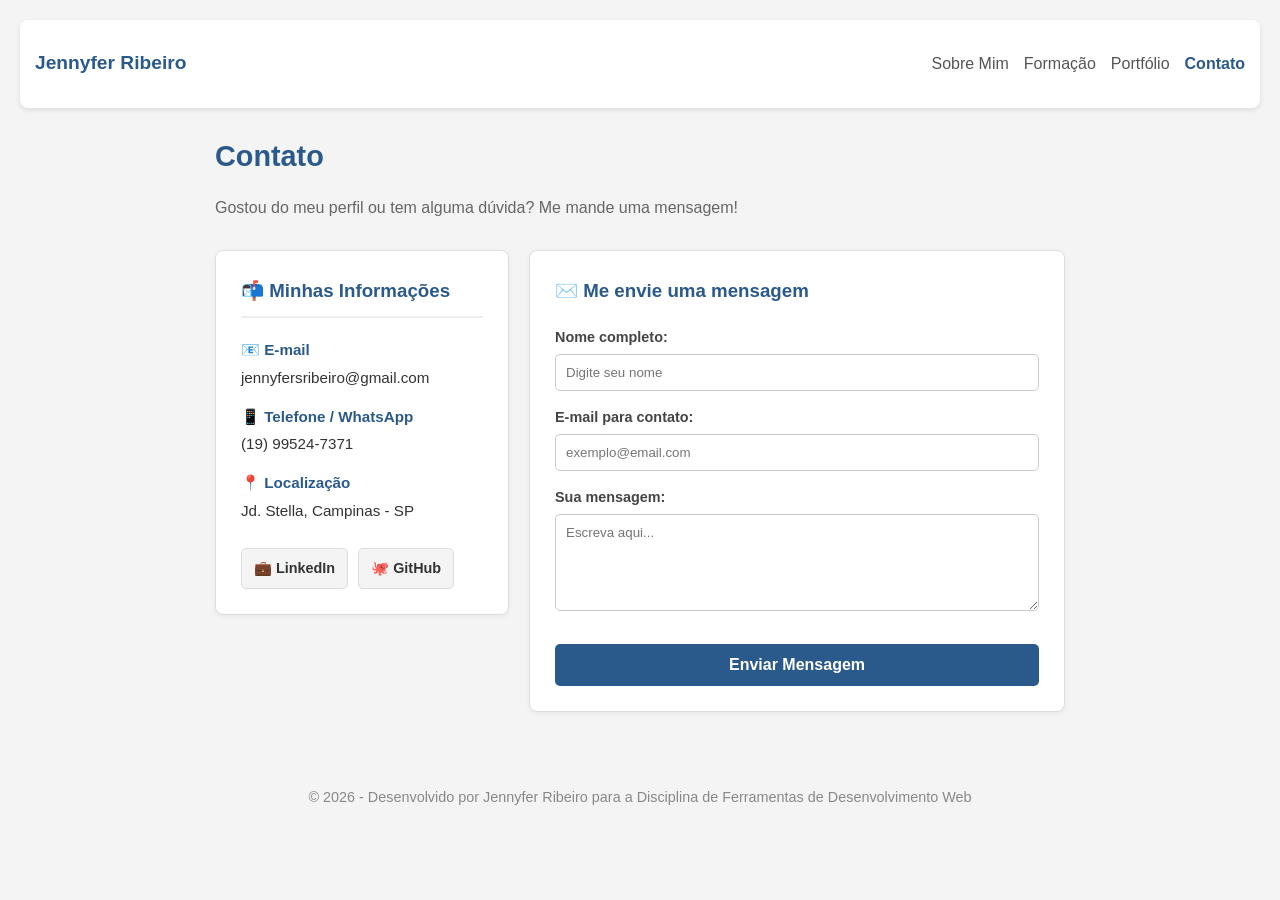
<file: contato.html>
<!DOCTYPE html>
<html lang="pt-BR">
<head>
    <meta charset="UTF-8">
    <meta name="viewport" content="width=device-width, initial-scale=1.0">
    <title>Contato - Jennyfer Ribeiro</title>
    
    <style>
        /* Estilos Gerais do Site */
        body {
            font-family: Arial, Helvetica, sans-serif;
            background-color: #f4f4f4;
            color: #333;
            margin: 0;
            padding: 20px;
            line-height: 1.6;
        }

        /* Menu de Navegação */
        nav {
            background-color: #fff;
            padding: 15px;
            margin-bottom: 25px;
            border-radius: 8px;
            box-shadow: 0 2px 5px rgba(0,0,0,0.1);
            display: flex;
            justify-content: space-between;
            align-items: center;
        }

        .logo {
            font-weight: bold;
            font-size: 1.2em;
            color: #2a5a8c;
        }

        nav ul {
            list-style: none;
            padding: 0;
            display: flex;
            gap: 15px;
        }

        nav a {
            text-decoration: none;
            color: #555;
            font-weight: 500;
        }

        nav a:hover {
            color: #2a5a8c;
            text-decoration: underline;
        }

        /* Container Principal */
        .container {
            max-width: 850px;
            margin: 0 auto;
        }

        .titulo-secao {
            color: #2a5a8c;
            font-size: 1.8em;
            margin-bottom: 5px;
        }

        .subtitulo-secao {
            color: #666;
            margin-bottom: 30px;
        }

        /* Grid da página de contato */
        .contato-grid {
            display: flex;
            gap: 20px;
        }

        /* Card Lateral de Informações */
        .info-card {
            background-color: #fff;
            border: 1px solid #ddd;
            border-radius: 8px;
            padding: 25px;
            flex: 1;
            box-shadow: 0 2px 5px rgba(0,0,0,0.05);
            height: fit-content;
        }

        .info-card h3 {
            color: #2a5a8c;
            margin-top: 0;
            margin-bottom: 20px;
            border-bottom: 2px solid #eee;
            padding-bottom: 10px;
        }

        .info-item {
            margin-bottom: 15px;
            font-size: 0.95em;
        }

        .info-item strong {
            display: block;
            color: #2a5a8c;
            margin-bottom: 3px;
        }

        /* Botões de Redes Sociais */
        .redes {
            margin-top: 25px;
            display: flex;
            gap: 10px;
            flex-wrap: wrap;
        }

        .rede-btn {
            background-color: #f4f4f4;
            border: 1px solid #ddd;
            padding: 8px 12px;
            border-radius: 5px;
            text-decoration: none;
            color: #333;
            font-weight: bold;
            font-size: 0.9em;
            transition: 0.3s;
        }

        .rede-btn:hover {
            background-color: #2a5a8c;
            color: #fff;
            border-color: #2a5a8c;
        }

        /* Formulário de Contato */
        .form-card {
            background-color: #fff;
            border: 1px solid #ddd;
            border-radius: 8px;
            padding: 25px;
            flex: 2;
            box-shadow: 0 2px 5px rgba(0,0,0,0.05);
        }

        .form-card h3 {
            color: #2a5a8c;
            margin-top: 0;
            margin-bottom: 20px;
        }

        .form-grupo {
            margin-bottom: 15px;
        }

        .form-grupo label {
            display: block;
            margin-bottom: 5px;
            font-weight: bold;
            color: #444;
            font-size: 0.9em;
        }

        .form-grupo input, .form-grupo textarea {
            width: 100%;
            padding: 10px;
            border: 1px solid #ccc;
            border-radius: 5px;
            box-sizing: border-box; /* Garante que o padding não quebre a largura */
            font-family: Arial, Helvetica, sans-serif;
        }

        .form-grupo input:focus, .form-grupo textarea:focus {
            border-color: #2a5a8c;
            outline: none;
        }

        .btn-enviar {
            background-color: #2a5a8c;
            color: white;
            border: none;
            padding: 12px 20px;
            border-radius: 5px;
            font-weight: bold;
            cursor: pointer;
            width: 100%;
            font-size: 1em;
            margin-top: 10px;
        }

        .btn-enviar:hover {
            background-color: #1a3a5c;
        }

        /* Footer */
        footer {
            text-align: center;
            padding: 20px;
            color: #888;
            font-size: 0.9em;
            margin-top: 40px;
        }

        /* Responsivo para celular */
        @media (max-width: 600px) {
            .contato-grid {
                flex-direction: column;
            }
            nav {
                flex-direction: column;
                gap: 10px;
            }
        }
    </style>
</head>
<body>

    <nav>
        <div class="logo">Jennyfer Ribeiro</div>
        <ul>
            <li><a href="index.html">Sobre Mim</a></li>
            <li><a href="formacao.html">Formação</a></li>
            <li><a href="portfolio.html">Portfólio</a></li>
            <li><a href="contato.html" style="color: #2a5a8c; font-weight: bold;">Contato</a></li>
        </ul>
    </nav>

    <main class="container">
        <h1 class="titulo-secao">Contato</h1>
        <p class="subtitulo-secao">Gostou do meu perfil ou tem alguma dúvida? Me mande uma mensagem!</p>

        <div class="contato-grid">
            
            <aside class="info-card">
                <h3>📬 Minhas Informações</h3>

                <div class="info-item">
                    <strong>📧 E-mail</strong>
                    <span>jennyfersribeiro@gmail.com</span>
                </div>

                <div class="info-item">
                    <strong>📱 Telefone / WhatsApp</strong>
                    <span>(19) 99524-7371</span>
                </div>

                <div class="info-item">
                    <strong>📍 Localização</strong>
                    <span>Jd. Stella, Campinas - SP</span>
                </div>

                <div class="redes">
                    <a href="https://www.linkedin.com/in/jennysribeiro" target="_blank" class="rede-btn">💼 LinkedIn</a>
                    <a href="https://github.com/jennyferribeiro" target="_blank" class="rede-btn">🐙 GitHub</a>
                </div>
            </aside>

            <section class="form-card">
                <h3>✉️ Me envie uma mensagem</h3>

                <form id="form-contato" onsubmit="validarFormulario(event)">
                    
                    <div class="form-grupo">
                        <label for="nome">Nome completo:</label>
                        <input type="text" id="nome" placeholder="Digite seu nome">
                    </div>

                    <div class="form-grupo">
                        <label for="email">E-mail para contato:</label>
                        <input type="text" id="email" placeholder="exemplo@email.com">
                    </div>

                    <div class="form-grupo">
                        <label for="mensagem">Sua mensagem:</label>
                        <textarea id="mensagem" rows="5" placeholder="Escreva aqui..."></textarea>
                    </div>

                    <button type="submit" class="btn-enviar">Enviar Mensagem</button>

                </form>
            </section>

        </div>
    </main>

    <footer>
        <p>&copy; 2026 - Desenvolvido por Jennyfer Ribeiro para a Disciplina de Ferramentas de Desenvolvimento Web</p>
    </footer>

    <script>
        function validarFormulario(evento) {
            // Impede a página de recarregar ao clicar no botão
            evento.preventDefault();

            var nome = document.getElementById('nome').value;
            var email = document.getElementById('email').value;
            var mensagem = document.getElementById('mensagem').value;

            // Verifica se algum campo está vazio
            if (nome === "" || email === "" || mensagem === "") {
                alert("Atenção: Por favor, preencha todos os campos do formulário.");
                return false;
            }

            // Verifica se o email tem um arroba
            if (email.indexOf("@") === -1) {
                alert("Erro: O e-mail digitado não parece ser válido.");
                return false;
            }

            // Se passar por todas as verificações, exibe mensagem de sucesso
            alert("Obrigada pelo contato, " + nome + "! Sua mensagem foi recebida com sucesso.");
            
            // Limpa o formulário
            document.getElementById('form-contato').reset();
        }
    </script>

</body>
</html>
</file>
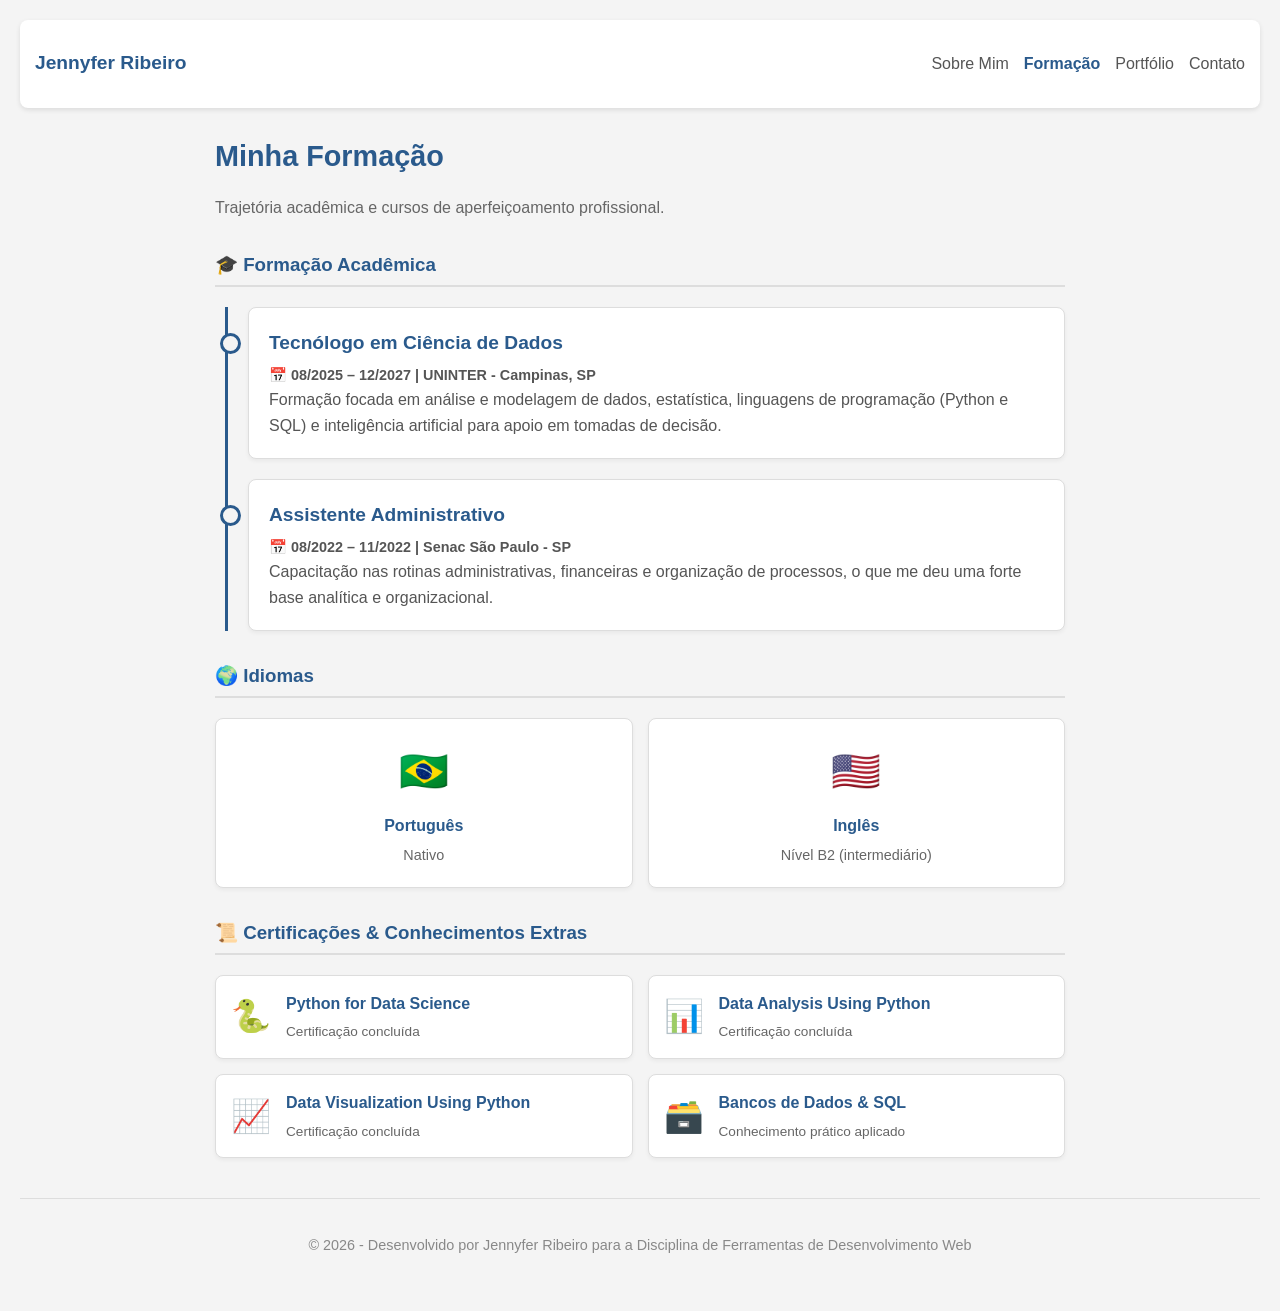
<file: formacao.html>
<!DOCTYPE html>
<html lang="pt-BR">
<head>
    <meta charset="UTF-8">
    <meta name="viewport" content="width=device-width, initial-scale=1.0">
    <title>Formação - Jennyfer Ribeiro</title>
    
    <style>
        /* Estilos Gerais do Site (Padronizado com as outras páginas) */
        body {
            font-family: Arial, Helvetica, sans-serif;
            background-color: #f4f4f4;
            color: #333;
            margin: 0;
            padding: 20px;
            line-height: 1.6;
        }

        /* Menu de Navegação */
        nav {
            background-color: #fff;
            padding: 15px;
            margin-bottom: 25px;
            border-radius: 8px;
            box-shadow: 0 2px 5px rgba(0,0,0,0.1);
            display: flex;
            justify-content: space-between;
            align-items: center;
        }

        .logo {
            font-weight: bold;
            font-size: 1.2em;
            color: #2a5a8c;
        }

        nav ul {
            list-style: none;
            padding: 0;
            display: flex;
            gap: 15px;
        }

        nav a {
            text-decoration: none;
            color: #555;
            font-weight: 500;
        }

        nav a:hover {
            color: #2a5a8c;
            text-decoration: underline;
        }

        /* Container Principal */
        .container {
            max-width: 850px;
            margin: 0 auto;
        }

        .titulo-secao {
            color: #2a5a8c;
            font-size: 1.8em;
            margin-bottom: 5px;
        }

        .subtitulo-secao {
            color: #666;
            margin-bottom: 30px;
        }

        h3 {
            color: #2a5a8c;
            border-bottom: 2px solid #ddd;
            padding-bottom: 5px;
            margin-top: 30px;
        }

        /* === LINHA DO TEMPO DE FORMAÇÃO === */
        .timeline {
            border-left: 3px solid #2a5a8c;
            padding-left: 20px;
            margin-top: 20px;
            margin-left: 10px;
        }

        .timeline-item {
            background-color: #fff;
            border: 1px solid #ddd;
            border-radius: 8px;
            padding: 20px;
            margin-bottom: 20px;
            position: relative;
            box-shadow: 0 2px 4px rgba(0,0,0,0.05);
        }

        /* Bolinha da linha do tempo */
        .timeline-item::before {
            content: '';
            position: absolute;
            left: -29px;
            top: 25px;
            width: 15px;
            height: 15px;
            border-radius: 50%;
            background-color: #f4f4f4;
            border: 3px solid #2a5a8c;
        }

        .timeline-item h4 {
            color: #2a5a8c;
            margin: 0 0 5px 0;
            font-size: 1.2em;
        }

        .timeline-periodo {
            font-size: 0.9em;
            color: #666;
            font-weight: bold;
            margin-bottom: 10px;
        }

        .timeline-item p {
            color: #555;
            margin: 0;
        }

        /* === GRADE DE IDIOMAS === */
        .grade-idiomas {
            display: flex;
            gap: 15px;
            margin-top: 20px;
        }

        .idioma-card {
            background-color: #fff;
            border: 1px solid #ddd;
            border-radius: 8px;
            padding: 20px;
            flex: 1;
            text-align: center;
            box-shadow: 0 2px 4px rgba(0,0,0,0.05);
        }

        .idioma-emoji {
            font-size: 2.5em;
            margin-bottom: 10px;
        }

        .idioma-card h4 {
            margin: 0 0 5px 0;
            color: #2a5a8c;
        }

        .idioma-nivel {
            font-size: 0.9em;
            color: #666;
            margin: 0;
        }

        /* === CURSOS EXTRAS E CERTIFICAÇÕES === */
        .grade-cursos {
            display: grid;
            grid-template-columns: 1fr 1fr;
            gap: 15px;
            margin-top: 20px;
        }

        .curso-item {
            background-color: #fff;
            border: 1px solid #ddd;
            border-radius: 8px;
            padding: 15px;
            display: flex;
            align-items: center;
            gap: 15px;
            box-shadow: 0 2px 4px rgba(0,0,0,0.05);
        }

        .curso-icone {
            font-size: 2em;
        }

        .curso-info h4 {
            margin: 0 0 5px 0;
            color: #2a5a8c;
            font-size: 1em;
        }

        .curso-info p {
            margin: 0;
            font-size: 0.85em;
            color: #666;
        }

        /* Footer */
        footer {
            text-align: center;
            padding: 20px;
            color: #888;
            font-size: 0.9em;
            margin-top: 40px;
            border-top: 1px solid #ddd;
        }

        /* Ajuste para celular */
        @media (max-width: 600px) {
            nav, .grade-idiomas, .grade-cursos {
                flex-direction: column;
            }
            .grade-cursos {
                grid-template-columns: 1fr;
            }
        }
    </style>
</head>
<body>

    <nav>
        <div class="logo">Jennyfer Ribeiro</div>
        <ul>
            <li><a href="index.html">Sobre Mim</a></li>
            <li><a href="formacao.html" style="color: #2a5a8c; font-weight: bold;">Formação</a></li>
            <li><a href="portfolio.html">Portfólio</a></li>
            <li><a href="contato.html">Contato</a></li>
        </ul>
    </nav>

    <main class="container">

        <h1 class="titulo-secao">Minha Formação</h1>
        <p class="subtitulo-secao">Trajetória acadêmica e cursos de aperfeiçoamento profissional.</p>

        <h3>🎓 Formação Acadêmica</h3>

        <div class="timeline">
            <div class="timeline-item">
                <h4>Tecnólogo em Ciência de Dados</h4>
                <p class="timeline-periodo">📅 08/2025 – 12/2027 | UNINTER - Campinas, SP</p>
                <p>Formação focada em análise e modelagem de dados, estatística, linguagens de programação (Python e SQL) e inteligência artificial para apoio em tomadas de decisão.</p>
            </div>

            <div class="timeline-item">
                <h4>Assistente Administrativo</h4>
                <p class="timeline-periodo">📅 08/2022 – 11/2022 | Senac São Paulo - SP</p>
                <p>Capacitação nas rotinas administrativas, financeiras e organização de processos, o que me deu uma forte base analítica e organizacional.</p>
            </div>
        </div>

        <h3>🌍 Idiomas</h3>

        <div class="grade-idiomas">
            <div class="idioma-card">
                <div class="idioma-emoji">🇧🇷</div>
                <h4>Português</h4>
                <p class="idioma-nivel">Nativo</p>
            </div>
            
            <div class="idioma-card">
                <div class="idioma-emoji">🇺🇸</div>
                <h4>Inglês</h4>
                <p class="idioma-nivel">Nível B2 (intermediário)</p>
            </div>
        </div>

        <h3>📜 Certificações & Conhecimentos Extras</h3>

        <div class="grade-cursos">

            <div class="curso-item">
                <div class="curso-icone">🐍</div>
                <div class="curso-info">
                    <h4>Python for Data Science</h4>
                    <p>Certificação concluída</p>
                </div>
            </div>

            <div class="curso-item">
                <div class="curso-icone">📊</div>
                <div class="curso-info">
                    <h4>Data Analysis Using Python</h4>
                    <p>Certificação concluída</p>
                </div>
            </div>

            <div class="curso-item">
                <div class="curso-icone">📈</div>
                <div class="curso-info">
                    <h4>Data Visualization Using Python</h4>
                    <p>Certificação concluída</p>
                </div>
            </div>

            <div class="curso-item">
                <div class="curso-icone">🗃️</div>
                <div class="curso-info">
                    <h4>Bancos de Dados & SQL</h4>
                    <p>Conhecimento prático aplicado</p>
                </div>
            </div>

        </div>

    </main>

    <footer>
        <p>&copy; 2026 - Desenvolvido por Jennyfer Ribeiro para a Disciplina de Ferramentas de Desenvolvimento Web</p>
    </footer>

</body>
</html>
</file>
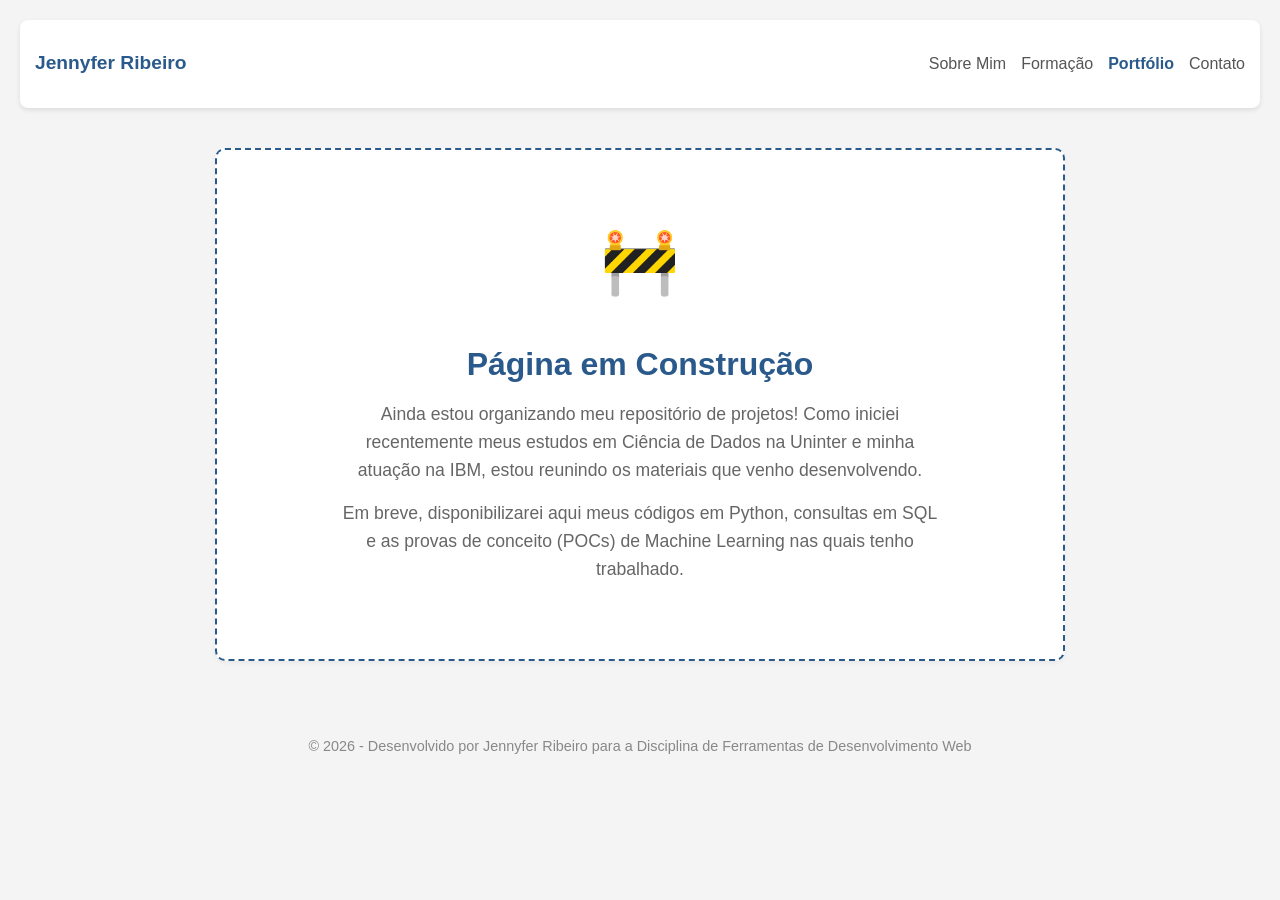
<file: portfolio.html>
<!DOCTYPE html>
<html lang="pt-BR">
<head>
    <meta charset="UTF-8">
    <meta name="viewport" content="width=device-width, initial-scale=1.0">
    <title>Portfólio - Jennyfer Ribeiro</title>
    
    <style>
        /* Estilos Gerais do Site (Mantendo o padrão da página anterior) */
        body {
            font-family: Arial, Helvetica, sans-serif;
            background-color: #f4f4f4;
            color: #333;
            margin: 0;
            padding: 20px;
            line-height: 1.6;
        }

        /* Menu de Navegação */
        nav {
            background-color: #fff;
            padding: 15px;
            margin-bottom: 25px;
            border-radius: 8px;
            box-shadow: 0 2px 5px rgba(0,0,0,0.1);
            display: flex;
            justify-content: space-between;
            align-items: center;
        }

        .logo {
            font-weight: bold;
            font-size: 1.2em;
            color: #2a5a8c;
        }

        nav ul {
            list-style: none;
            padding: 0;
            display: flex;
            gap: 15px;
        }

        nav a {
            text-decoration: none;
            color: #555;
            font-weight: 500;
        }

        nav a:hover {
            color: #2a5a8c;
            text-decoration: underline;
        }

        /* Container Principal */
        .container {
            max-width: 850px;
            margin: 0 auto;
        }

        /* Seção Em Construção */
        .em-construcao {
            background-color: #fff;
            padding: 60px 20px;
            text-align: center;
            border-radius: 10px;
            border: 2px dashed #2a5a8c; /* Borda tracejada para dar ideia de obra/construção */
            box-shadow: 0 2px 5px rgba(0,0,0,0.05);
            margin-top: 40px;
        }

        .icone-construcao {
            font-size: 4em;
            margin-bottom: 15px;
        }

        .em-construcao h2 {
            color: #2a5a8c;
            margin-bottom: 10px;
            font-size: 2em;
        }

        .em-construcao p {
            color: #666;
            max-width: 600px;
            margin: 0 auto 15px auto;
            font-size: 1.1em;
        }

        /* Footer */
        footer {
            text-align: center;
            padding: 20px;
            color: #888;
            font-size: 0.9em;
            margin-top: 40px;
        }

        /* Ajuste para celular */
        @media (max-width: 600px) {
            nav {
                flex-direction: column;
                gap: 10px;
            }
        }
    </style>
</head>
<body>

    <!-- Menu do topo -->
    <nav>
        <div class="logo">Jennyfer Ribeiro</div>
        <ul>
            <li><a href="index.html">Sobre Mim</a></li>
            <li><a href="formacao.html">Formação</a></li>
            <li><a href="portfolio.html" style="color: #2a5a8c; font-weight: bold;">Portfólio</a></li>
            <li><a href="contato.html">Contato</a></li>
        </ul>
    </nav>

    <div class="container">
        
        <div class="em-construcao">
            <div class="icone-construcao">🚧</div>
            <h2>Página em Construção</h2>
            <p>
                Ainda estou organizando meu repositório de projetos! Como iniciei recentemente meus estudos em Ciência de Dados na Uninter e minha atuação na IBM, estou reunindo os materiais que venho desenvolvendo.
            </p>
            <p>
                Em breve, disponibilizarei aqui meus códigos em Python, consultas em SQL e as provas de conceito (POCs) de Machine Learning nas quais tenho trabalhado.
            </p>
        </div>

    </div>

    <footer>
        <p>&copy; 2026 - Desenvolvido por Jennyfer Ribeiro para a Disciplina de Ferramentas de Desenvolvimento Web</p>
    </footer>

</body>
</html>
</file>
<file: css/style.css>
/* =================================================================
   Arquivo de Estilos Principal (CSS)
   Aluna: Jennyfer de Souza Ribeiro
   Disciplina: Ferramentas de Desenvolvimento Web
   ================================================================= */

/* 1. CONFIGURAÇÕES GERAIS E RESET BÁSICO */
body {
    font-family: Arial, Helvetica, sans-serif;
    background-color: #f4f4f4;
    color: #333;
    margin: 0;
    padding: 0;
    line-height: 1.6;
}

.container {
    max-width: 850px;
    margin: 0 auto;
    padding: 20px;
}

/* Títulos padrões */
h1, h2, h3 {
    color: #2a5a8c;
    margin-top: 0;
}

.titulo-secao {
    font-size: 1.8em;
    margin-bottom: 5px;
}

.subtitulo-secao {
    color: #666;
    margin-bottom: 30px;
}

/* 2. MENU DE NAVEGAÇÃO */
nav {
    background-color: #fff;
    padding: 15px 30px;
    margin-bottom: 25px;
    box-shadow: 0 2px 5px rgba(0,0,0,0.1);
    display: flex;
    justify-content: space-between;
    align-items: center;
}

nav .logo {
    font-weight: bold;
    font-size: 1.2em;
    color: #2a5a8c;
}

nav ul {
    list-style: none;
    padding: 0;
    margin: 0;
    display: flex;
    gap: 15px;
}

nav a {
    text-decoration: none;
    color: #555;
    font-weight: 500;
}

nav a:hover {
    color: #2a5a8c;
    text-decoration: underline;
}

/* 3. COMPONENTES REUTILIZÁVEIS (Cards, Tags e Botões) */
.card, .bloco, .info-card, .form-card, .em-construcao {
    background-color: #fff;
    border: 1px solid #ddd;
    border-radius: 8px;
    padding: 25px;
    box-shadow: 0 2px 5px rgba(0,0,0,0.05);
}

.tag {
    background: #e8f0fe;
    color: #1967d2;
    padding: 5px 12px;
    border-radius: 15px;
    font-size: 0.85em;
    margin-right: 5px;
    display: inline-block;
    font-weight: bold;
}

.btn-enviar {
    background-color: #2a5a8c;
    color: white;
    border: none;
    padding: 12px 20px;
    border-radius: 5px;
    font-weight: bold;
    cursor: pointer;
    width: 100%;
    font-size: 1em;
    margin-top: 10px;
}

.btn-enviar:hover {
    background-color: #1a3a5c;
}

/* 4. ESTILOS ESPECÍFICOS: PÁGINA SOBRE MIM */
.apresentacao {
    display: flex;
    align-items: center;
    gap: 25px;
    margin-bottom: 20px;
}

.foto-perfil {
    width: 150px;
    height: 150px;
    background-color: #2a5a8c;
    color: white;
    border-radius: 50%;
    display: flex;
    align-items: center;
    justify-content: center;
    font-size: 4em;
    font-weight: bold;
    border: 5px solid #e0e0e0;
}

.colunas {
    display: flex;
    gap: 20px;
    margin-bottom: 20px;
}

/* Barras de progresso das habilidades */
.item-skill { margin-bottom: 15px; }
.skill-nome { display: flex; justify-content: space-between; font-size: 0.9em; margin-bottom: 5px; font-weight: bold;}
.barra-fundo { background: #eee; height: 10px; border-radius: 5px; overflow: hidden; }
.barra-preenchida { background-color: #2a5a8c; height: 100%; width: 0%; transition: width 1.5s; }

/* 5. ESTILOS ESPECÍFICOS: PÁGINA FORMAÇÃO */
.timeline {
    border-left: 3px solid #2a5a8c;
    padding-left: 20px;
    margin-top: 20px;
    margin-left: 10px;
}

.timeline-item {
    position: relative;
    margin-bottom: 20px;
}

.timeline-item::before {
    content: '';
    position: absolute;
    left: -29px;
    top: 25px;
    width: 15px;
    height: 15px;
    border-radius: 50%;
    background-color: #f4f4f4;
    border: 3px solid #2a5a8c;
}

.grade-cursos { display: grid; grid-template-columns: 1fr 1fr; gap: 15px; }
.curso-item { display: flex; align-items: center; gap: 15px; }

/* 6. ESTILOS ESPECÍFICOS: PÁGINA CONTATO */
.contato-grid { display: flex; gap: 20px; }
.info-item { margin-bottom: 15px; font-size: 0.95em; }
.info-item strong { display: block; color: #2a5a8c; margin-bottom: 3px; }

.form-grupo { margin-bottom: 15px; }
.form-grupo label { display: block; margin-bottom: 5px; font-weight: bold; color: #444; font-size: 0.9em; }
.form-grupo input, .form-grupo textarea {
    width: 100%;
    padding: 10px;
    border: 1px solid #ccc;
    border-radius: 5px;
    box-sizing: border-box;
    font-family: Arial, Helvetica, sans-serif;
}

/* 7. RODAPÉ */
footer {
    text-align: center;
    padding: 20px;
    color: #888;
    font-size: 0.9em;
    margin-top: 40px;
    border-top: 1px solid #ddd;
}

/* 8. RESPONSIVIDADE (celular) */
@media (max-width: 600px) {
    nav { flex-direction: column; gap: 10px; }
    .apresentacao, .colunas, .contato-grid, .grade-cursos { flex-direction: column; }
    .grade-cursos { grid-template-columns: 1fr; }
    .foto-perfil { margin: 0 auto; }
}
</file>
